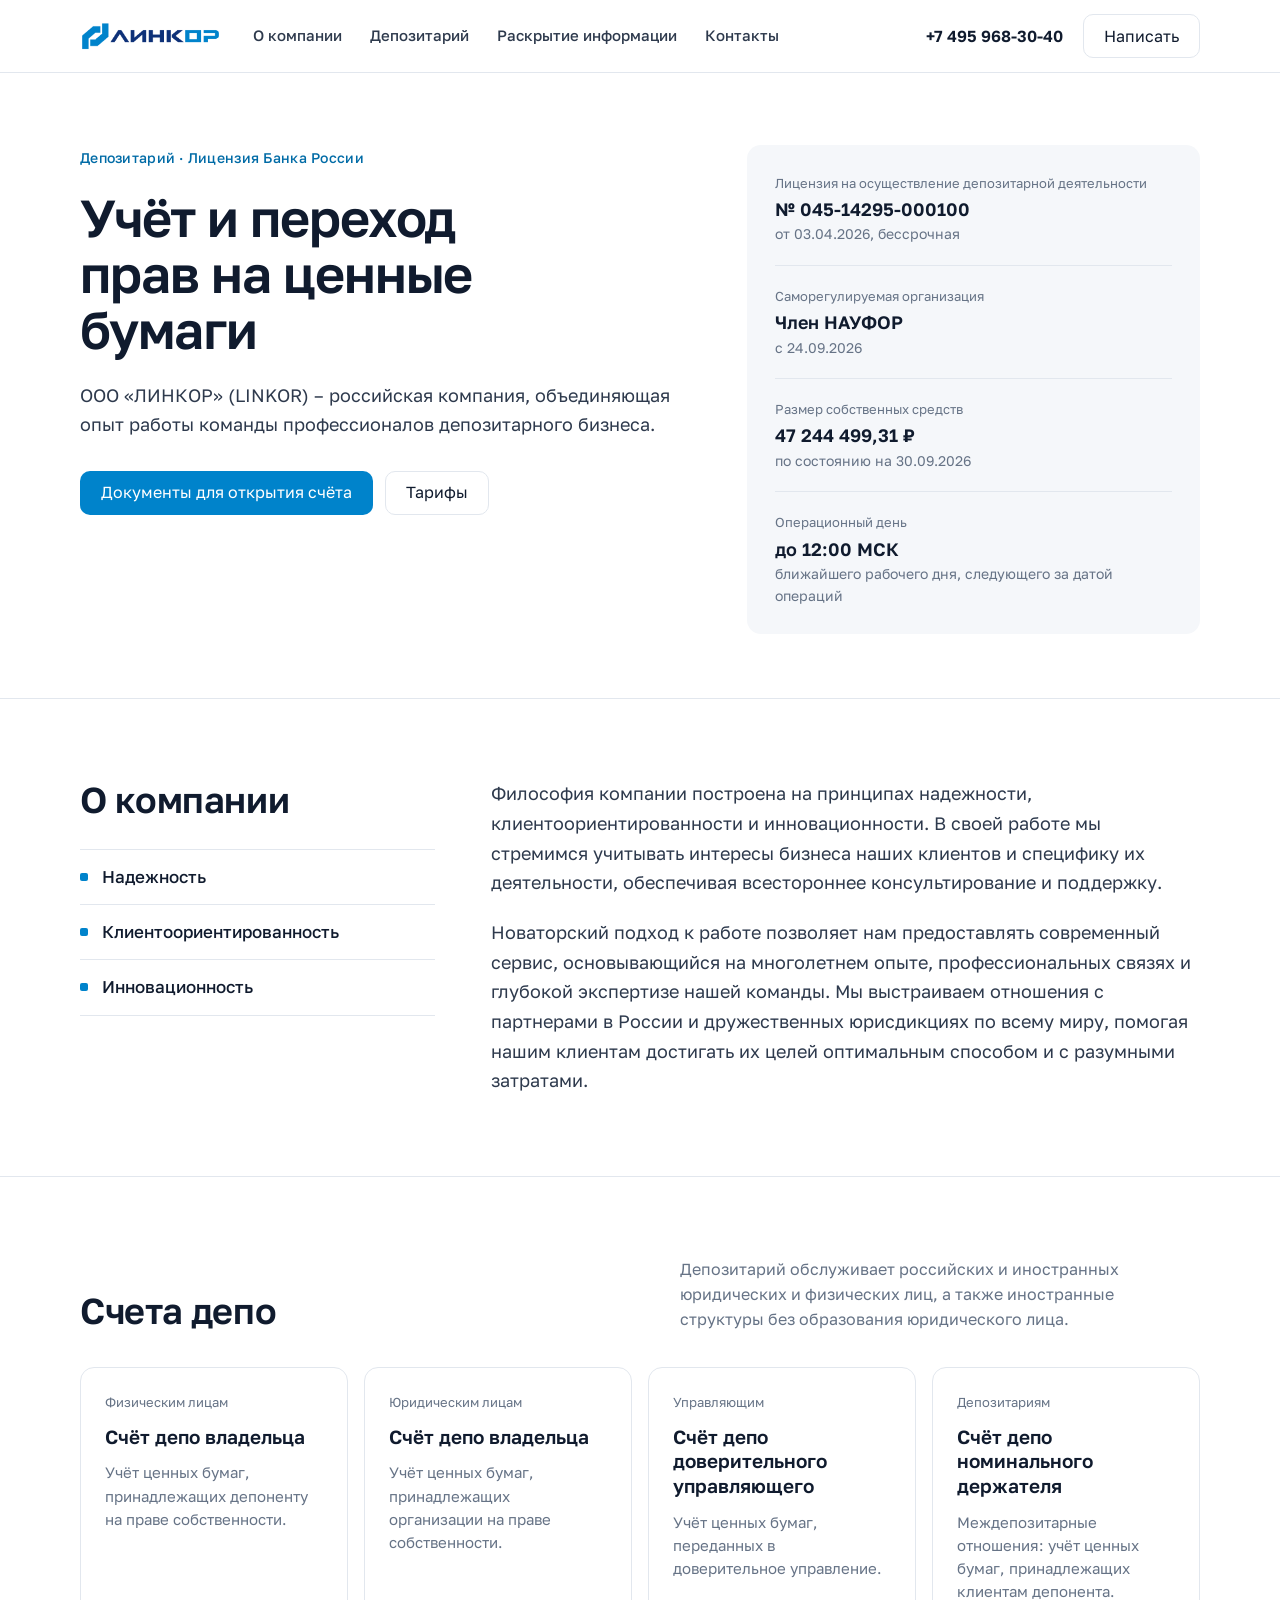
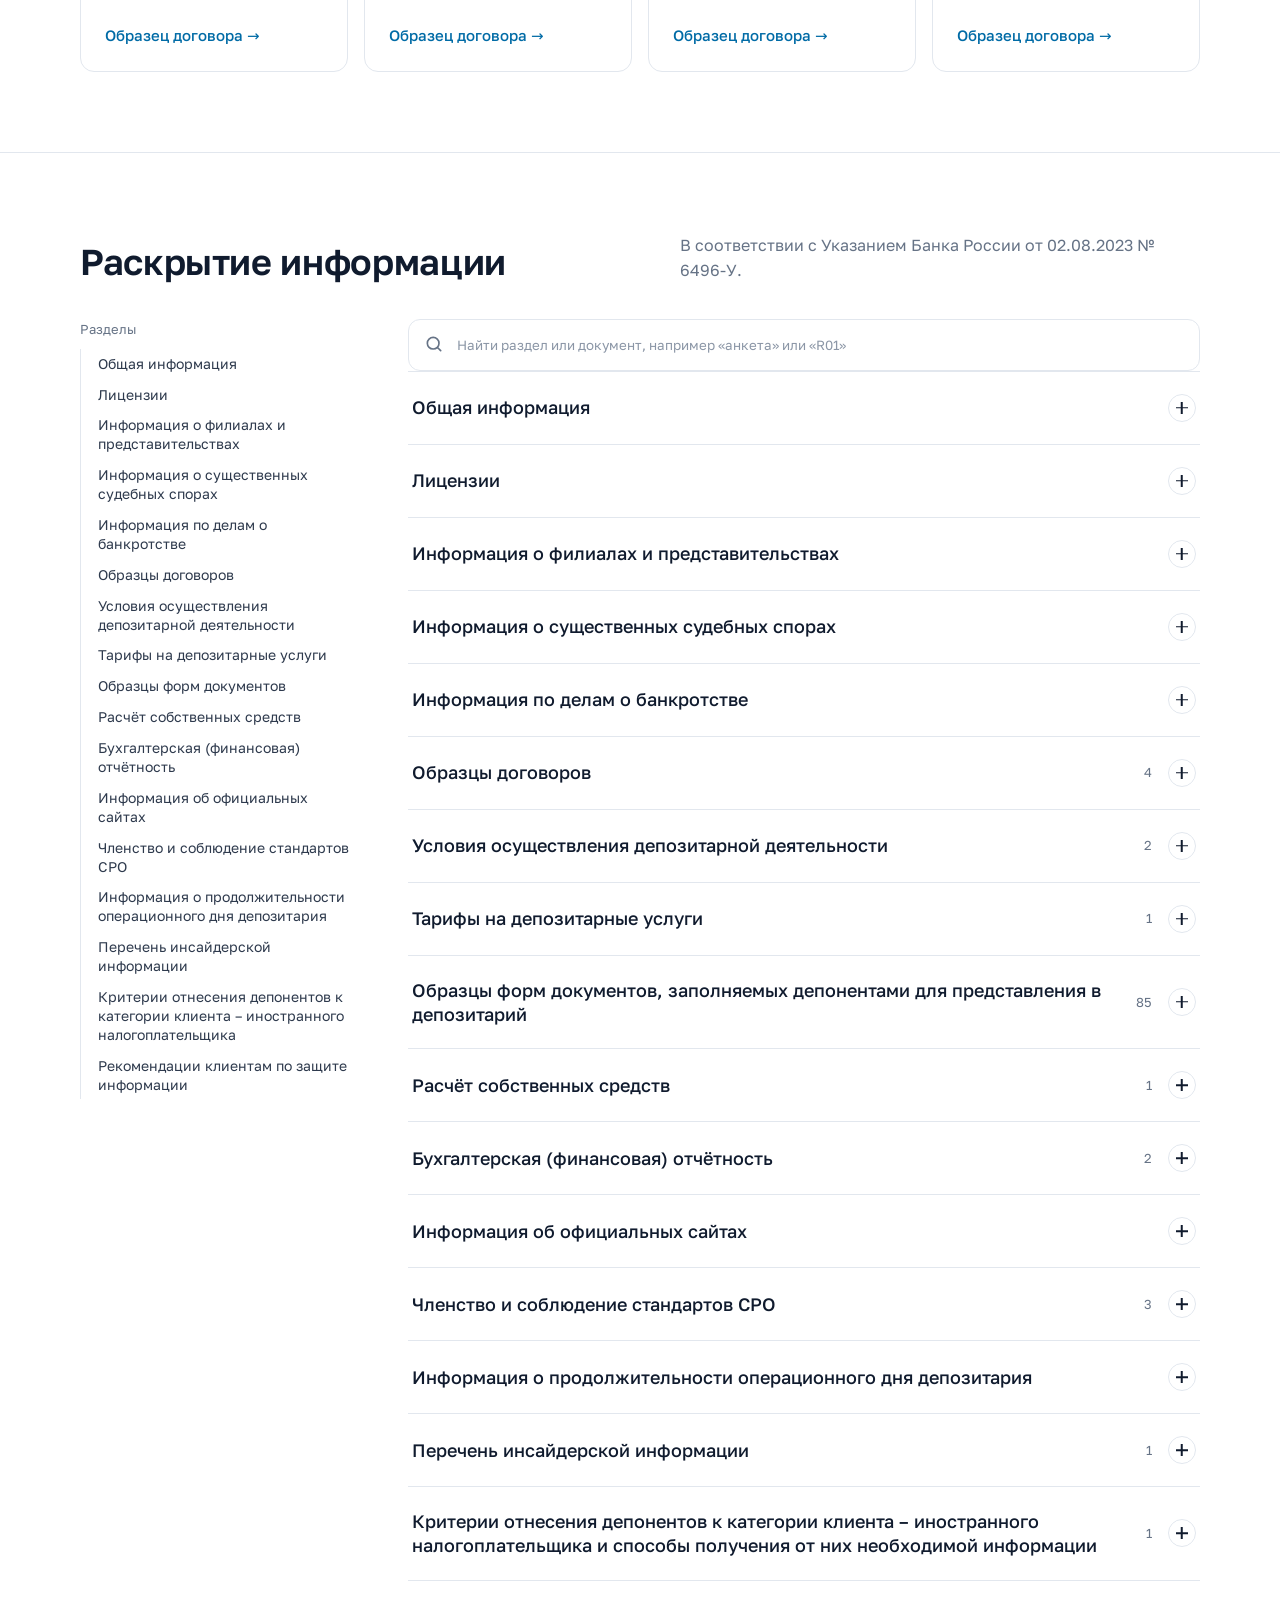
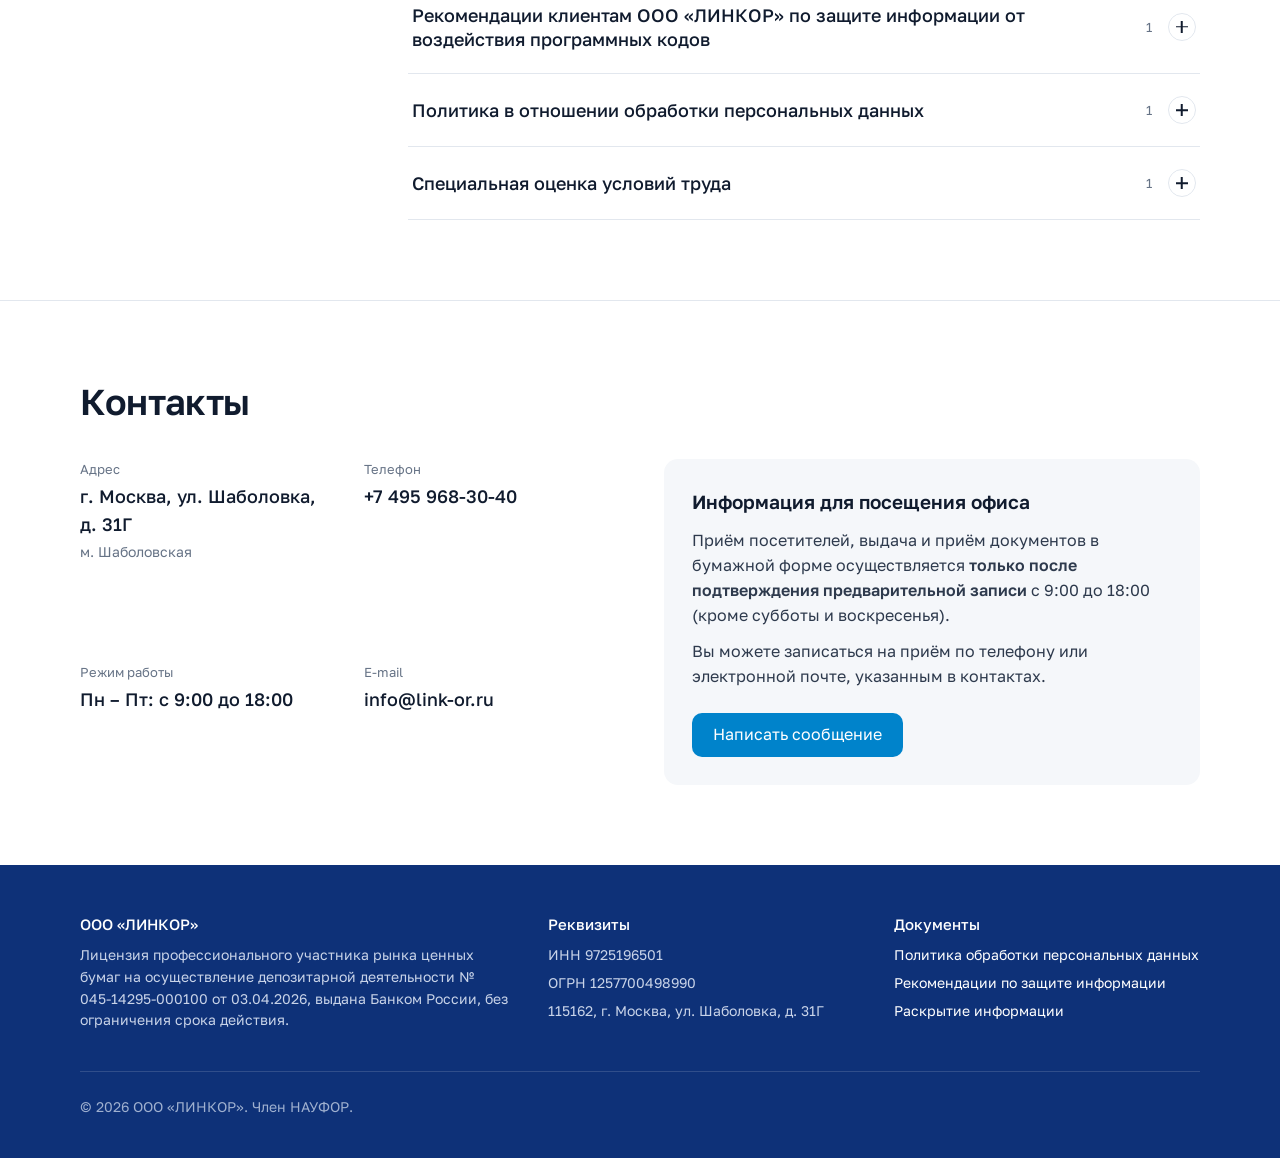
<file: index.html>
<!doctype html>
<html lang="ru">
<head>
<meta name="robots" content="noindex, nofollow">
<meta charset="utf-8">
<meta name="viewport" content="width=device-width, initial-scale=1">
<title>ЛИНКОР — депозитарий</title>
<meta name="description" content="ООО «ЛИНКОР» — депозитарий, профессиональный участник рынка ценных бумаг. Лицензия Банка России № 045-14295-000100.">
<link rel="canonical" href="https://link-or.ru/">
<meta property="og:type" content="website">
<meta property="og:title" content="ЛИНКОР — депозитарий">
<meta property="og:url" content="https://link-or.ru/">
<meta property="og:image" content="https://link-or.ru/assets/logo.png">
<link rel="icon" type="image/png" href="assets/favicon.png">
<link rel="stylesheet" href="assets/fonts.css">
<style>
:root{
  --navy:#0E3178;
  --blue:#0083CB;
  --blue-ink:#006BA6;
  --blue-soft:#EAF4FB;
  --ink:#101B2E;
  --text:#2E3A4D;
  --muted:#667386;
  --line:#E2E7EE;
  --soft:#F5F7FA;
  --bg:#FFFFFF;
  --ok:#2F7D4F;
  --warn:#9A6200;
  --warn-soft:#FFF4DE;
  --radius:14px;
  --wrap:1200px;
  --gutter:clamp(16px,4vw,40px);
}
*{box-sizing:border-box}
html{scroll-behavior:auto;scroll-padding-top:88px;-webkit-text-size-adjust:100%}
body{margin:0;background:var(--bg);color:var(--text);font:400 16px/1.55 "Golos Text",system-ui,-apple-system,"Segoe UI",Roboto,Arial,sans-serif}
a{color:var(--blue-ink);text-decoration:none}
a:hover{color:var(--navy);text-decoration:underline;text-underline-offset:3px}
h1,h2,h3{color:var(--ink);font-weight:600;margin:0}
p{margin:0}
.wrap{max-width:var(--wrap);margin:0 auto;padding:0 var(--gutter)}
.visually-hidden{position:absolute;width:1px;height:1px;overflow:hidden;clip:rect(0 0 0 0);white-space:nowrap}
:focus-visible{outline:2px solid var(--blue);outline-offset:2px;border-radius:6px}

/* Header */
.header{position:sticky;top:0;z-index:10;background:var(--bg);border-bottom:1px solid var(--line)}
.header .wrap{display:flex;align-items:center;gap:32px;height:72px}
.logo{display:block;flex:none}
.logo img{display:block;height:28px;width:auto}
.nav{display:flex;gap:28px;margin-right:auto}
.nav a{color:var(--text);font-weight:500;font-size:15px;white-space:nowrap}
.nav a:hover{color:var(--blue-ink);text-decoration:none}
.header-contact{display:flex;align-items:center;gap:20px}
.header-phone{color:var(--ink);font-weight:600;white-space:nowrap}
.btn{display:inline-flex;align-items:center;justify-content:center;gap:8px;height:44px;padding:0 20px;border-radius:10px;font:500 15px/1 inherit;font-family:inherit;border:1px solid transparent;cursor:pointer;white-space:nowrap}
.btn:hover{text-decoration:none}
.btn-primary{background:var(--blue);color:#fff}
.btn-primary:hover{background:var(--blue-ink);color:#fff}
.btn-ghost{background:var(--bg);color:var(--ink);border-color:var(--line)}
.btn-ghost:hover{border-color:var(--blue);color:var(--blue-ink)}
.menu{display:none}

/* Hero */
.hero{padding:72px 0 64px;border-bottom:1px solid var(--line)}
.hero .wrap{display:grid;grid-template-columns:minmax(0,1.35fr) minmax(0,1fr);gap:56px;align-items:start}
.eyebrow{display:inline-block;color:var(--blue-ink);font-weight:500;font-size:14px;letter-spacing:.02em;margin-bottom:20px}
.hero h1{font-size:clamp(32px,4.4vw,52px);line-height:1.08;letter-spacing:-.02em;max-width:14ch}
.lead{margin-top:24px;font-size:18px;line-height:1.6;color:var(--text);max-width:58ch}
.hero-actions{display:flex;flex-wrap:wrap;gap:12px;margin-top:32px}
.facts{background:var(--soft);border-radius:var(--radius);padding:8px 28px}
.fact{padding:20px 0;border-bottom:1px solid var(--line)}
.fact:last-child{border-bottom:0}
.fact-label{font-size:13px;color:var(--muted)}
.fact-value{margin-top:4px;color:var(--ink);font-weight:600;font-size:18px;line-height:1.35}
.fact-note{margin-top:2px;font-size:14px;color:var(--muted)}

/* Sections */
.section{padding:80px 0}
.section + .section{border-top:1px solid var(--line)}
.section-head{display:flex;align-items:end;justify-content:space-between;gap:24px;margin-bottom:36px}
.section-head h2{font-size:clamp(26px,3vw,36px);line-height:1.15;letter-spacing:-.01em}
.section-head p{color:var(--muted);max-width:52ch}

/* About */
.about{display:grid;grid-template-columns:minmax(0,1fr) minmax(0,2fr);gap:56px}
.about h2{font-size:clamp(26px,3vw,36px);line-height:1.15;letter-spacing:-.01em}
.principles{list-style:none;margin:28px 0 0;padding:0;border-top:1px solid var(--line)}
.principles li{padding:14px 0;border-bottom:1px solid var(--line);color:var(--ink);font-weight:500;font-size:17px}
.principles li::before{content:"";display:inline-block;width:8px;height:8px;border-radius:2px;background:var(--blue);margin-right:14px;vertical-align:2px}
.about-text{font-size:18px;line-height:1.65;max-width:68ch}
.about-text p + p{margin-top:20px}

/* Accounts */
.cards{display:grid;grid-template-columns:repeat(4,minmax(0,1fr));gap:16px}
.card{display:flex;flex-direction:column;gap:12px;padding:24px;border:1px solid var(--line);border-radius:var(--radius);background:var(--bg)}
.card-kicker{font-size:13px;color:var(--muted)}
.card h3{font-size:19px;line-height:1.3}
.card p{font-size:15px;color:var(--muted)}
.card .more{margin-top:auto;padding-top:8px;font-weight:500;font-size:15px}

.quick{display:grid;grid-template-columns:repeat(3,minmax(0,1fr));gap:12px}
.quick .doc{padding:18px;border:1px solid var(--line);border-radius:12px}
.quick .doc:hover{border-color:var(--blue);background:var(--bg)}

/* Docs */
.doc{display:flex;align-items:flex-start;gap:14px;padding:14px 16px;border-radius:10px;color:var(--text)}
.doc:hover{background:var(--soft);text-decoration:none;color:var(--text)}
.doc:hover .doc-title{color:var(--blue-ink)}
.ext{flex:none;width:44px;padding:4px 0;border-radius:6px;background:var(--blue-soft);color:var(--blue-ink);font:600 11px/1.2 inherit;font-family:inherit;text-align:center;letter-spacing:.04em;margin-top:2px}
.ext.pdf{background:#FDECEC;color:#B4342D}
.ext.url{background:var(--soft);color:var(--muted)}
.doc-body{display:flex;flex-direction:column;gap:2px;min-width:0;flex:1}
.doc-title{color:var(--ink);font-weight:500;line-height:1.4}
.doc-meta{font-size:14px;color:var(--muted)}
.tag{flex:none;align-self:center;font-size:12px;font-weight:500;padding:4px 10px;border-radius:999px;background:var(--soft);color:var(--muted);white-space:nowrap}
.tag.warn{background:var(--warn-soft);color:var(--warn)}
.tag.ok{background:#E8F5EE;color:var(--ok)}

/* Disclosure */
.disclosure{display:grid;grid-template-columns:280px minmax(0,1fr);gap:48px;align-items:start}
.toc{position:sticky;top:96px;max-height:calc(100vh - 120px);overflow:auto;padding-right:8px}
.toc-title{font-size:13px;color:var(--muted);margin-bottom:10px}
.toc ol{list-style:none;margin:0;padding:0;border-left:1px solid var(--line)}
.toc a{display:block;padding:6px 0 6px 16px;margin-left:-1px;border-left:2px solid transparent;font-size:14px;line-height:1.35;color:var(--text)}
.toc a:hover{color:var(--blue-ink);text-decoration:none;border-left-color:var(--blue)}
.toc a.is-current{color:var(--blue-ink);border-left-color:var(--blue);font-weight:500}

.search{position:relative;margin-bottom:20px}
.search input{width:100%;height:52px;padding:0 16px 0 48px;border:1px solid var(--line);border-radius:12px;background:var(--bg);font:400 16px/1 inherit;font-family:inherit;color:var(--ink)}
.search input::placeholder{color:#8B96A6}
.search input:focus{outline:none;border-color:var(--blue);box-shadow:0 0 0 3px var(--blue-soft)}
.search svg{position:absolute;left:16px;top:50%;transform:translateY(-50%);color:var(--muted)}
.search-empty{display:none;padding:24px 0;color:var(--muted)}

.acc{border-bottom:1px solid var(--line)}
.acc:first-of-type{border-top:1px solid var(--line)}
.acc > summary{display:flex;align-items:center;gap:16px;padding:22px 4px;cursor:pointer;list-style:none}
.acc > summary::-webkit-details-marker{display:none}
.acc > summary h3{flex:1;font-size:18px;line-height:1.35;font-weight:500}
.acc > summary:hover h3{color:var(--blue-ink)}
.count{flex:none;font-size:13px;color:var(--muted);min-width:24px;text-align:right}
.plus{flex:none;position:relative;width:28px;height:28px;border-radius:50%;border:1px solid var(--line)}
.plus::before,.plus::after{content:"";position:absolute;left:50%;top:50%;width:12px;height:1.5px;background:var(--ink);transform:translate(-50%,-50%)}
.plus::after{transform:translate(-50%,-50%) rotate(90deg)}
.acc[open] > summary .plus{background:var(--ink);border-color:var(--ink)}
.acc[open] > summary .plus::before{background:#fff}
.acc[open] > summary .plus::after{display:none}
.acc-body{padding:0 4px 28px}
.acc-body > p,.acc-body > .note{max-width:72ch}
.acc-body > * + *{margin-top:12px}
.note{color:var(--muted);font-size:15px}

.sub{border:1px solid var(--line);border-radius:12px;margin-top:10px}
.sub > summary{display:flex;align-items:center;gap:12px;padding:16px 18px;cursor:pointer;list-style:none;font-weight:500;color:var(--ink)}
.sub > summary::-webkit-details-marker{display:none}
.sub > summary::after{content:"";flex:none;margin:0 4px 0 8px;width:8px;height:8px;border-right:1.5px solid var(--muted);border-bottom:1.5px solid var(--muted);transform:rotate(45deg) translateY(-3px)}
.sub[open] > summary::after{transform:rotate(-135deg) translateX(-3px)}
.sub > summary .count{margin-left:auto}
.sub-body{padding:0 6px 8px}
.sub-body .doc{padding:9px 12px}
.sub-note{padding:4px 12px 8px}
.docs > .doc + .sub,.docs > .sub:first-child{margin-top:0}
.acc-body p + p{margin-top:12px}
.visit p + p{margin-top:12px}

.kv{display:grid;grid-template-columns:minmax(180px,280px) minmax(0,1fr);border-top:1px solid var(--line);margin:0}
.kv dt,.kv dd{margin:0;padding:12px 0;border-bottom:1px solid var(--line)}
.kv dt{color:var(--muted);font-size:15px;padding-right:24px}
.kv dd{color:var(--ink)}

.status{display:grid;gap:0;border-top:1px solid var(--line)}
.status > div{display:flex;justify-content:space-between;gap:24px;padding:12px 0;border-bottom:1px solid var(--line)}
.status span:first-child{color:var(--text)}
.status span:last-child{color:var(--muted);white-space:nowrap}

.table-wrap{overflow-x:auto;border:1px solid var(--line);border-radius:12px}
table{width:100%;border-collapse:collapse;font-size:15px}
th,td{padding:12px 16px;text-align:left;border-bottom:1px solid var(--line);white-space:nowrap}
th{font-weight:500;color:var(--muted);font-size:13px;background:var(--soft)}
tr:last-child td{border-bottom:0}
td.num,th.num{text-align:right;font-variant-numeric:tabular-nums}

.callout{padding:18px 20px;border-radius:12px;background:var(--blue-soft);color:var(--ink)}

/* Contacts */
.contacts{display:grid;grid-template-columns:minmax(0,1fr) minmax(0,1fr);gap:48px}
.contact-grid{display:grid;grid-template-columns:repeat(2,minmax(0,1fr));gap:28px 32px}
.contact-label{font-size:13px;color:var(--muted)}
.contact-value{margin-top:4px;font-size:18px;color:var(--ink);font-weight:500}
.contact-value a{color:var(--ink)}
.contact-value a:hover{color:var(--blue-ink)}
.contact-sub{font-size:14px;color:var(--muted);margin-top:2px}
.visit{background:var(--soft);border-radius:var(--radius);padding:28px}
.visit h3{font-size:19px;margin-bottom:12px}
.visit p + p{margin-top:12px}
.visit .btn{margin-top:24px}

/* Footer */
.footer{background:var(--navy);color:#C8D3E8;padding:48px 0 40px;font-size:14px}
.footer .wrap{display:grid;grid-template-columns:minmax(0,1.4fr) minmax(0,1fr) minmax(0,1fr);gap:40px}
.footer strong{display:block;color:#fff;font-weight:500;margin-bottom:8px;font-size:15px}
.footer a{color:#fff}
.footer p + p{margin-top:6px}
.footer-bottom{grid-column:1/-1;padding-top:24px;border-top:1px solid rgba(255,255,255,.14);color:#9FB0CF}

/* Responsive */
@media (max-width:1240px){
  .nav{gap:20px}
  .header-phone{display:none}
}
@media (max-width:1080px){
  .cards{grid-template-columns:repeat(2,minmax(0,1fr))}
}
@media (max-width:900px){
  .hero{padding:48px 0}
  .hero .wrap{grid-template-columns:1fr;gap:36px}
  .disclosure{grid-template-columns:minmax(0,1fr);gap:24px}
  .toc{position:static;max-height:none;padding:0}
  .toc ol{display:flex;gap:8px;overflow-x:auto;border:0;padding-bottom:6px}
  .toc li{flex:none}
  .toc a{border:1px solid var(--line);border-radius:999px;padding:7px 14px;margin:0;white-space:nowrap}
  .toc a:hover,.toc a.is-current{border-color:var(--blue)}
  .contacts{grid-template-columns:1fr;gap:32px}
  .about{grid-template-columns:1fr;gap:24px}
  .principles{margin-top:20px}
  .quick{grid-template-columns:1fr 1fr}
  .footer .wrap{grid-template-columns:1fr 1fr}
}
@media (max-width:760px){
  .nav,.header-contact .btn{display:none}
  .header .wrap{height:64px;justify-content:space-between}
  html{scroll-padding-top:76px}
  .menu{display:block;position:relative}
  .menu > summary{list-style:none;cursor:pointer;display:flex;align-items:center;gap:8px;height:40px;padding:0 14px;border:1px solid var(--line);border-radius:10px;font-weight:500;color:var(--ink)}
  .menu > summary::-webkit-details-marker{display:none}
  .menu-panel{position:absolute;right:0;top:48px;width:min(280px,calc(100vw - 32px));background:var(--bg);border:1px solid var(--line);border-radius:12px;padding:8px;box-shadow:0 12px 32px rgba(16,27,46,.08)}
  .menu-panel a{display:block;padding:12px;color:var(--ink);font-weight:500;border-radius:8px}
  .menu-panel a:hover{background:var(--soft);text-decoration:none}
  .menu-panel .menu-phone{border-top:1px solid var(--line);margin-top:4px;border-radius:0;padding-top:16px}
  .section{padding:56px 0}
  .section-head{display:block;margin-bottom:28px}
  .section-head p{margin-top:10px}
  .cards,.quick{grid-template-columns:1fr}
  .card{padding:20px}
  .facts{padding:4px 20px}
  .lead{font-size:17px}
  .about-text{font-size:17px}
  .kv{grid-template-columns:1fr}
  .kv dt{padding-bottom:0;border-bottom:0;font-size:14px}
  .kv dd{padding-top:4px}
  .acc > summary{padding:18px 0;gap:12px}
  .acc > summary h3{font-size:16px}
  .acc-body{padding:0 0 24px}
  .doc{padding:12px 8px;gap:12px}
  .doc .tag{display:none}
  .doc .tag.warn{display:inline-block;align-self:flex-start}
  .contact-grid{grid-template-columns:1fr;gap:20px}
  .visit{padding:22px}
  .footer .wrap{grid-template-columns:1fr;gap:28px}
  .status > div{flex-direction:column;gap:2px}
  th,td{padding:12px 10px}
}
</style>
</head>
<body>

<header class="header">
  <div class="wrap">
    <a class="logo" href="#top" aria-label="ЛИНКОР — на главную"><img src="assets/logo.png" alt="ЛИНКОР" width="141" height="28"></a>
    <nav class="nav" id="nav" aria-label="Основное меню"></nav>
    <div class="header-contact">
      <a class="header-phone" id="hdrPhone"></a>
      <a class="btn btn-ghost" id="hdrMail">Написать</a>
    </div>
    <details class="menu">
      <summary>Меню</summary>
      <div class="menu-panel" id="menuPanel"></div>
    </details>
  </div>
</header>

<main id="top">

<section class="hero">
  <div class="wrap">
    <div>
      <span class="eyebrow" id="heroEyebrow"></span>
      <h1 id="heroTitle"></h1>
      <div id="heroLead"></div>
      <div class="hero-actions" id="heroButtons"></div>
    </div>
    <aside class="facts" id="heroFacts" aria-label="Ключевые сведения"></aside>
  </div>
</section>

<section class="section" id="about">
  <div class="wrap about">
    <div>
      <h2 id="aboutTitle"></h2>
      <ul class="principles" id="aboutPrinciples" aria-label="Принципы компании"></ul>
    </div>
    <div class="about-text" id="aboutText"></div>
  </div>
</section>

<section class="section" id="accounts">
  <div class="wrap">
    <div class="section-head"><h2 id="accountsTitle"></h2><p id="accountsIntro"></p></div>
    <div class="cards" id="accountsCards"></div>
  </div>
</section>

<section class="section" id="disclosure">
  <div class="wrap">
    <div class="section-head"><h2 id="disclosureTitle"></h2><p id="disclosureIntro"></p></div>

    <div class="disclosure">
      <nav class="toc" aria-label="Разделы раскрытия">
        <div class="toc-title">Разделы</div>
        <ol id="toc"></ol>
      </nav>

      <div>
        <label class="search">
          <span class="visually-hidden">Поиск по разделам и документам</span>
          <svg width="20" height="20" viewBox="0 0 24 24" fill="none" stroke="currentColor" stroke-width="2" stroke-linecap="round" aria-hidden="true"><circle cx="11" cy="11" r="7"/><path d="m20 20-3.5-3.5"/></svg>
          <input id="q" type="search" placeholder="Найти раздел или документ, например «анкета» или «R01»" autocomplete="off">
        </label>
        <p class="search-empty" id="empty">Ничего не найдено. Попробуйте другое слово или код формы.</p>
        <div id="sections"></div>
      </div>
    </div>
  </div>
</section>

<section class="section" id="contacts">
  <div class="wrap">
    <div class="section-head"><h2 id="contactsTitle"></h2></div>
    <div class="contacts">
      <div class="contact-grid" id="contactGrid"></div>
      <div class="visit" id="visit"></div>
    </div>
  </div>
</section>

</main>

<footer class="footer">
  <div class="wrap" id="footer"></div>
</footer>

<noscript><p style="padding:24px;text-align:center">Для просмотра документов включите JavaScript в браузере.</p></noscript>

<script type="application/json" id="content-default">{"version":3,"site":{"nav":[{"text":"О компании","href":"#about"},{"text":"Депозитарий","href":"#accounts"},{"text":"Раскрытие информации","href":"#disclosure"},{"text":"Контакты","href":"#contacts"}],"hero":{"eyebrow":"Депозитарий · Лицензия Банка России","title":"Учёт и переход прав на ценные бумаги","lead":"ООО «ЛИНКОР» (LINKOR) – российская компания, объединяющая опыт работы команды профессионалов депозитарного бизнеса.","buttons":[{"text":"Документы для открытия счёта","href":"#accordion398","primary":true},{"text":"Тарифы","href":"#tariffs","primary":false}],"facts":[{"key":"","label":"Лицензия на осуществление депозитарной деятельности","value":"№ 045-14295-000100","note":"от 03.04.2026, бессрочная"},{"key":"","label":"Саморегулируемая организация","value":"Член НАУФОР","note":"с 24.09.2026"},{"key":"ownFunds","label":"Размер собственных средств","value":"47 244 499,31 ₽","note":"по состоянию на 30.09.2026"},{"key":"","label":"Операционный день","value":"до 12:00 МСК","note":"ближайшего рабочего дня, следующего за датой операций"}]},"about":{"show":true,"title":"О компании","principles":["Надежность","Клиентоориентированность","Инновационность"],"text":"Философия компании построена на принципах надежности, клиентоориентированности и инновационности. В своей работе мы стремимся учитывать интересы бизнеса наших клиентов и специфику их деятельности, обеспечивая всестороннее консультирование и поддержку.\n\nНоваторский подход к работе позволяет нам предоставлять современный сервис, основывающийся на многолетнем опыте, профессиональных связях и глубокой экспертизе нашей команды. Мы выстраиваем отношения с партнерами в России и дружественных юрисдикциях по всему миру, помогая нашим клиентам достигать их целей оптимальным способом и с разумными затратами."},"accounts":{"show":true,"title":"Счета депо","intro":"Депозитарий обслуживает российских и иностранных юридических и физических лиц, а также иностранные структуры без образования юридического лица.","cards":[{"kicker":"Физическим лицам","title":"Счёт депо владельца","text":"Учёт ценных бумаг, принадлежащих депоненту на праве собственности.","linkText":"Образец договора →","href":"#contracts"},{"kicker":"Юридическим лицам","title":"Счёт депо владельца","text":"Учёт ценных бумаг, принадлежащих организации на праве собственности.","linkText":"Образец договора →","href":"#contracts"},{"kicker":"Управляющим","title":"Счёт депо доверительного управляющего","text":"Учёт ценных бумаг, переданных в доверительное управление.","linkText":"Образец договора →","href":"#contracts"},{"kicker":"Депозитариям","title":"Счёт депо номинального держателя","text":"Междепозитарные отношения: учёт ценных бумаг, принадлежащих клиентам депонента.","linkText":"Образец договора →","href":"#contracts"}]},"disclosure":{"title":"Раскрытие информации","intro":"В соответствии с Указанием Банка России от 02.08.2023 № 6496-У."},"contacts":{"title":"Контакты","address":"г. Москва, ул. Шаболовка, д. 31Г","metro":"м. Шаболовская","phone":"+7 495 968-30-40","hours":"Пн – Пт: с 9:00 до 18:00","email":"info@link-or.ru","visitTitle":"Информация для посещения офиса","visitText":"Приём посетителей, выдача и приём документов в бумажной форме осуществляется **только после подтверждения предварительной записи** с 9:00 до 18:00 (кроме субботы и воскресенья).\n\nВы можете записаться на приём по телефону или электронной почте, указанным в контактах.","visitButton":"Написать сообщение"},"footer":{"title":"ООО «ЛИНКОР»","text":"Лицензия профессионального участника рынка ценных бумаг на осуществление депозитарной деятельности № 045-14295-000100 от 03.04.2026, выдана Банком России, без ограничения срока действия.","requisitesTitle":"Реквизиты","requisites":["ИНН 9725196501","ОГРН 1257700498990","115162, г. Москва, ул. Шаболовка, д. 31Г"],"linksTitle":"Документы","links":[{"text":"Политика обработки персональных данных","href":"#pdn"},{"text":"Рекомендации по защите информации","href":"#infosec"},{"text":"Раскрытие информации","href":"#disclosure"}],"bottom":"© 2026 ООО «ЛИНКОР». Член НАУФОР."}},"sections":[{"id":"general","title":"Общая информация","toc":"","blocks":[{"type":"fields","rows":[{"label":"Полное фирменное наименование на русском языке","value":"Общество с ограниченной ответственностью «ЛИНКОР»"},{"label":"Сокращённое фирменное наименование на русском языке","value":"ООО «ЛИНКОР»"},{"label":"Полное фирменное наименование на английском языке","value":"LINKOR Limited Liability Company"},{"label":"Сокращённое фирменное наименование на английском языке","value":"LINKOR LLC"},{"label":"ИНН","value":"9725196501"},{"label":"ОГРН","value":"1257700498990"},{"label":"Адрес, указанный в ЕГРЮЛ","value":"115162, г. Москва, вн.тер.г. муниципальный округ Донской, ул. Шаболовка, д. 31Г"}]}],"groups":[],"docs":[]},{"id":"licenses","title":"Лицензии","toc":"","blocks":[{"type":"fields","rows":[{"label":"Вид деятельности","value":"Лицензия профессионального участника рынка ценных бумаг на осуществление депозитарной деятельности"},{"label":"Номер и дата","value":"№ 045-14295-000100 от 03.04.2026"},{"label":"Срок действия","value":"Бессрочная"},{"label":"Лицензирующий орган","value":"Центральный банк Российской Федерации"}]},{"type":"statuses","rows":[{"label":"Информация о приостановлении действия лицензий","value":"Указанные факты отсутствуют"},{"label":"Информация о возобновлении действия лицензий","value":"Указанные факты отсутствуют"},{"label":"Решение о направлении в Банк России заявления об аннулировании лицензии","value":"Указанные факты отсутствуют"},{"label":"Информация об аннулировании лицензии","value":"Указанные факты отсутствуют"}]}],"groups":[],"docs":[]},{"id":"branches","title":"Информация о филиалах и представительствах","toc":"","blocks":[{"type":"text","text":"ООО «ЛИНКОР» не имеет филиалов и представительств."}],"groups":[],"docs":[]},{"id":"lawsuits","title":"Информация о существенных судебных спорах","toc":"","blocks":[{"type":"text","text":"Указанные факты отсутствуют."}],"groups":[],"docs":[]},{"id":"bankruptcy","title":"Информация по делам о банкротстве","toc":"","blocks":[{"type":"text","text":"Указанные факты отсутствуют."}],"groups":[],"docs":[]},{"id":"contracts","title":"Образцы договоров","docs":[{"id":"d7","title":"Депозитарный договор (счёт депо владельца) для физических лиц","file":"docs/contracts/depozitarnyy-dogovor-schet-depo-vladeltsa-dlya-fizicheskih-lits.doc","name":"Депозитарный договор (счет депо владельца) для физических лиц.doc","group":"","disclosed":"2026-04-08T12:00","from":"","to":"","status":"active","note":""},{"id":"d8","title":"Депозитарный договор (счёт депо владельца) для юридических лиц","file":"docs/contracts/depozitarnyy-dogovor-schet-depo-vladeltsa-dlya-yuridicheskih-lits.docx","name":"Депозитарный договор (счет депо владельца) для юридических лиц.docx","group":"","disclosed":"2026-04-08T12:00","from":"","to":"","status":"active","note":""},{"id":"d9","title":"Депозитарный договор (счёт депо доверительного управляющего)","file":"docs/contracts/depozitarnyy-dogovor-schet-depo-doveritelnogo-upravlyayuschego.doc","name":"Депозитарный договор (счет депо доверительного управляющего).doc","group":"","disclosed":"2026-04-08T12:00","from":"","to":"","status":"active","note":""},{"id":"d10","title":"Договор о междепозитарных отношениях (счёт депо номинального держателя)","file":"docs/contracts/dogovor-o-mezhdepozitarnyh-otnosheniyah-schet-depo-nominalnogo-derzhatelya.doc","name":"Договор о междепозитарных отношениях (счет депо номинального держателя).doc","group":"","disclosed":"2026-04-08T12:00","from":"","to":"","status":"active","note":""}],"toc":"","blocks":[],"groups":[]},{"id":"conditions","title":"Условия осуществления депозитарной деятельности","docs":[{"id":"d11","title":"Условия осуществления депозитарной деятельности ООО «ЛИНКОР». Редакция № 4","file":"docs/uodd/26-26-li-usloviya-osuschestvleniya-depozitarnoy-deyatelnosti-ooo-linkor-redaktsiya-4.docx","name":"26-26-ЛИ Условия осуществления депозитарной деятельности ООО ЛИНКОР. Редакция № 4.docx","group":"","disclosed":"","from":"2026-09-01","to":"","status":"active","note":"приказ № 26/26-ЛИ"},{"id":"d12","title":"Сводная таблица изменений к редакции № 4","file":"docs/uodd/tablitsa-izmeneniy-26-26-li-usloviya-osuschestvleniya-depozitarnoy-deyatelnosti-red-4.docx","name":"Таблица изменений_26-26-ЛИ Условия осуществления депозитарной деятельности. Ред № 4.docx","group":"","disclosed":"","from":"2026-09-01","to":"","status":"active","note":""},{"id":"d13","title":"Условия осуществления депозитарной деятельности ООО «ЛИНКОР». Редакция № 3","file":"docs/uodd/4-09-26-li-usloviya-osuschestvleniya-depozitarnoy-deyatelnosti-redaktsiya-3.docx","name":"4. 09-26-ЛИ Условия осуществления депозитарной деятельности. Редакция № 3.docx","group":"","disclosed":"","from":"2026-03-03","to":"2026-08-31","status":"archive","note":"приказ № 09/26-ЛИ"}],"toc":"","blocks":[],"groups":[]},{"id":"tariffs","title":"Тарифы на депозитарные услуги","docs":[{"id":"d14","title":"Тарифы на депозитарные услуги ООО «ЛИНКОР». Редакция № 2","file":"docs/tariffs/22-26-li-tarify-na-depozitarnye-uslugi-ooo-linkor-redaktsiya-2.docx","name":"22-26-ЛИ Тарифы на депозитарные услуги ООО ЛИНКОР. Редакция №2.docx","group":"","disclosed":"","from":"","to":"","status":"active","note":"приказ № 22/26-ЛИ"},{"id":"d15","title":"Тарифы на депозитарные услуги ООО «ЛИНКОР». Редакция № 1","file":"docs/tariffs/1-08-26-li-tarify-na-depozitarnye-uslugi-ooo-linkor.docx","name":"1. 08-26-ЛИ Тарифы на депозитарные услуги ООО ЛИНКОР.docx","group":"","disclosed":"","from":"","to":"","status":"archive","note":"утверждены приказом от 26.02.2026 № 08/26-ЛИ"}],"toc":"","blocks":[],"groups":[]},{"id":"accordion-s143","title":"Образцы форм документов, заполняемых депонентами для представления в депозитарий","groups":[{"id":"accordion398","title":"Открытие и закрытие счёта депо"},{"id":"forms-ops","title":"Депозитарные операции"},{"id":"forms-ca","title":"Корпоративные действия"},{"id":"forms-reports","title":"Отчёты, выписки и уведомления депозитария"},{"id":"forms-z","title":"Заявления и карточки"}],"docs":[{"id":"d16","title":"A01-1 — Анкета Депонента (ЮЛ)","file":"docs/forms/a01-1-anketa-deponenta-yul.docx","name":"A01-1 Анкета Депонента (ЮЛ).docx","group":"accordion398","disclosed":"","from":"2026-09-01","to":"","status":"active","note":""},{"id":"d17","title":"A02 — Анкета Депонента (ФЛ)","file":"docs/forms/a02-anketa-deponenta-fl.docx","name":"A02 Анкета Депонента (ФЛ).docx","group":"accordion398","disclosed":"","from":"2026-09-01","to":"","status":"active","note":""},{"id":"d18","title":"A05 — Анкета представителя (ЮЛ)","file":"docs/forms/a05-anketa-predstavitelya-yul.docx","name":"A05 Анкета представителя (ЮЛ).docx","group":"accordion398","disclosed":"","from":"2026-09-01","to":"","status":"active","note":""},{"id":"d19","title":"A06 — Анкета представителя (ФЛ)","file":"docs/forms/a06-anketa-predstavitelya-fl.docx","name":"A06 Анкета представителя (ФЛ).docx","group":"accordion398","disclosed":"","from":"2026-09-01","to":"","status":"active","note":""},{"id":"d20","title":"A07 — Анкета Выгодоприобретателя (ЮЛ)","file":"docs/forms/a07-anketa-vygodopriobretatelya-yul.docx","name":"A07 Анкета Выгодоприобретателя (ЮЛ).docx","group":"accordion398","disclosed":"","from":"2026-09-01","to":"","status":"active","note":""},{"id":"d21","title":"A08 — Анкета Выгодоприобретателя (ФЛ)","file":"docs/forms/a08-anketa-vygodopriobretatelya-fl.docx","name":"A08 Анкета Выгодоприобретателя (ФЛ).docx","group":"accordion398","disclosed":"","from":"2026-09-01","to":"","status":"active","note":""},{"id":"d22","title":"A10 — Анкета Бенефициарного владельца депонента","file":"docs/forms/a10-anketa-benefitsiarnogo-vladeltsa-deponenta.docx","name":"A10 Анкета Бенефициарного владельца депонента.docx","group":"accordion398","disclosed":"","from":"2026-09-01","to":"","status":"active","note":""},{"id":"d23","title":"A11 — Анкета Оператора / Попечителя счета депо","file":"docs/forms/a11-anketa-operatora-popechitelya-scheta-depo.docx","name":"A11 Анкета Оператора_Попечителя счета депо.docx","group":"accordion398","disclosed":"","from":"2026-09-01","to":"","status":"active","note":""},{"id":"d24","title":"A12 — Анкета Залогодержателя (ЮЛ)","file":"docs/forms/a12-anketa-zalogoderzhatelya-yul.docx","name":"A12 Анкета Залогодержателя (ЮЛ).docx","group":"accordion398","disclosed":"","from":"2026-09-01","to":"","status":"active","note":""},{"id":"d25","title":"A13 — Анкета Залогодержателя (ФЛ)","file":"docs/forms/a13-anketa-zalogoderzhatelya-fl.docx","name":"A13 Анкета Залогодержателя (ФЛ).docx","group":"accordion398","disclosed":"","from":"2026-09-01","to":"","status":"active","note":""},{"id":"d26","title":"CA044 — Инструкция по голосованию для Условий","file":"docs/forms/ca044-instruktsiya-po-golosovaniyu-dlya-usloviy.docx","name":"CA044 Инструкция по голосованию для Условий.docx","group":"forms-ca","disclosed":"","from":"2026-09-01","to":"","status":"active","note":""},{"id":"d27","title":"CA331 — Инструкция на участие в корпоративном действии","file":"docs/forms/ca331-instruktsiya-na-uchastie-v-korporativnom-deystvii.docx","name":"CA331 Инструкция на участие в корпоративном действии.docx","group":"forms-ca","disclosed":"","from":"2026-09-01","to":"","status":"active","note":""},{"id":"d28","title":"CA382 — Инструкция по корпоративному действию","file":"docs/forms/ca382-instruktsiya-po-korporativnomu-deystviyu.docx","name":"CA382 Инструкция по корпоративному действию.docx","group":"forms-ca","disclosed":"","from":"2026-09-01","to":"","status":"active","note":""},{"id":"d29","title":"CA383 — Инструкция по информированию эмитента","file":"docs/forms/ca383-instruktsiya-po-informirovaniyu-emitenta.docx","name":"CA383 Инструкция по информированию эмитента.docx","group":"forms-ca","disclosed":"","from":"2026-09-01","to":"","status":"active","note":""},{"id":"d30","title":"CA401 — Поручение на отмену инструкции на участие в корпоративном действии","file":"docs/forms/ca401-poruchenie-na-otmenu-instruktsii-na-uchastie-v-korporativnom-deystvii.docx","name":"CA401 Поручение на отмену инструкции на участие в корпоративном действии.docx","group":"forms-ca","disclosed":"","from":"2026-09-01","to":"","status":"active","note":""},{"id":"d31","title":"D01 — Доверенность на Оператора / Попечителя (ЮЛ)","file":"docs/forms/d01-doverennost-na-operatora-popechitelya-yul.docx","name":"D01 Доверенность на Оператора_Попечителя (ЮЛ).docx","group":"accordion398","disclosed":"","from":"2026-09-01","to":"","status":"active","note":""},{"id":"d32","title":"D02 — Доверенность на Оператора / Попечителя (ФЛ)","file":"docs/forms/d02-doverennost-na-operatora-popechitelya-fl.docx","name":"D02 Доверенность на Оператора_Попечителя (ФЛ).docx","group":"accordion398","disclosed":"","from":"2026-09-01","to":"","status":"active","note":""},{"id":"d33","title":"R01 — Поручение на открытие счета","file":"docs/forms/r01-poruchenie-na-otkrytie-scheta.docx","name":"R01 Поручение на открытие счета.docx","group":"accordion398","disclosed":"","from":"2026-09-01","to":"","status":"active","note":""},{"id":"d34","title":"R02 — Поручение на закрытие счета","file":"docs/forms/r02-poruchenie-na-zakrytie-scheta.docx","name":"R02 Поручение на закрытие счета.docx","group":"accordion398","disclosed":"","from":"2026-09-01","to":"","status":"active","note":""},{"id":"d35","title":"R03-1 — Поручение на прием ценных бумаг","file":"docs/forms/r03-1-poruchenie-na-priem-tsb.docx","name":"R03-1 Поручение на прием ЦБ.docx","group":"forms-ops","disclosed":"","from":"2026-09-01","to":"","status":"active","note":""},{"id":"d36","title":"R03-2 — Поручение на снятие ценных бумаг с учета и хранения","file":"docs/forms/r03-2-poruchenie-na-snyatie-tsb-s-ucheta-i-hraneniya.docx","name":"R03-2 Поручение на снятие ЦБ с учета и хранения.docx","group":"forms-ops","disclosed":"","from":"2026-09-01","to":"","status":"active","note":""},{"id":"d37","title":"R03-3 — Поручение на перевод ценных бумаг","file":"docs/forms/r03-3-poruchenie-na-perevod-tsb.docx","name":"R03-3 Поручение на перевод ЦБ.docx","group":"forms-ops","disclosed":"","from":"2026-09-01","to":"","status":"active","note":""},{"id":"d38","title":"R03-4 — Поручение на перемещение ценных бумаг","file":"docs/forms/r03-4-poruchenie-na-peremeschenie-tsb.docx","name":"R03-4 Поручение на перемещение ЦБ.docx","group":"forms-ops","disclosed":"","from":"2026-09-01","to":"","status":"active","note":""},{"id":"d39","title":"R03-5 — Поручение на перевод ценных бумаг торговый счёт","file":"docs/forms/r03-5-poruchenie-na-perevod-tsb-torg-schet.docx","name":"R03-5 Поручение на перевод ЦБ торг счет.docx","group":"forms-ops","disclosed":"","from":"2026-09-01","to":"","status":"active","note":""},{"id":"d40","title":"R04-1 — Поручение / Закладные (зх)","file":"docs/forms/r04-1-poruchenie-zakladnye-zh.docx","name":"R04-1 Поручение_Закладные (зх).docx","group":"forms-ops","disclosed":"","from":"2026-09-01","to":"","status":"active","note":""},{"id":"d41","title":"R04-2 — Сводное поручение / Закладные (зх)","file":"docs/forms/r04-2-svodnoe-poruchenie-zakladnye-zh.docx","name":"R04-2 Сводное поручение_Закладные (зх).docx","group":"forms-ops","disclosed":"","from":"2026-09-01","to":"","status":"active","note":""},{"id":"d42","title":"R05 — Поручение на выдачу информации","file":"docs/forms/r05-poruchenie-na-vydachu-informatsii.docx","name":"R05 Поручение на выдачу информации.docx","group":"forms-ops","disclosed":"","from":"2026-09-01","to":"","status":"active","note":""},{"id":"d43","title":"R06-1 — Поручение на открытие / закрытие торгового раздела","file":"docs/forms/r06-1-poruchenie-na-otkrytie-zakrytie-torgovogo-razdela.docx","name":"R06-1 Поручение на открытие_закрытие торгового раздела.docx","group":"forms-ops","disclosed":"","from":"2026-09-01","to":"","status":"active","note":""},{"id":"d44","title":"R06-2 — Поручение на открытие закрытие счета-раздела","file":"docs/forms/r06-2-poruchenie-na-otkrytie-zakrytie-scheta-razdela.docx","name":"R06-2 Поручение на открытие закрытие счета-раздела.docx","group":"forms-ops","disclosed":"","from":"2026-09-01","to":"","status":"active","note":""},{"id":"d45","title":"R06-3 — Поручение на открытие / закрытие торгового раздела в расчетном депозитарии","file":"docs/forms/r06-3-poruchenie-na-otkrytie-zakrytie-torgovogo-razdela-v-raschetnom-depozitarii.docx","name":"R06-3 Поручение на открытие_закрытие торгового раздела в расчетном депозитарии.docx","group":"forms-ops","disclosed":"","from":"2026-09-01","to":"","status":"active","note":""},{"id":"d46","title":"R06-4 — Поручение по торговому счету депо по результатам клиринга","file":"docs/forms/r06-4-poruchenie-po-torgovomu-schetu-depo-po-rezultatam-kliringa.docx","name":"R06-4 Поручение по торговому счету депо по результатам клиринга.docx","group":"forms-ops","disclosed":"","from":"2026-09-01","to":"","status":"active","note":""},{"id":"d47","title":"R06-5 — Поручение на прием ЭЗ при их выдаче","file":"docs/forms/r06-5-poruchenie-na-priem-ez-pri-ih-vydache.docx","name":"R06-5 Поручение на прием ЭЗ при их выдаче.docx","group":"forms-ops","disclosed":"","from":"2026-09-01","to":"","status":"active","note":""},{"id":"d48","title":"R07-1 — Поручение на обременение / прекращение обременения","file":"docs/forms/r07-1-poruchenie-na-obremenenie-prekr-obrem.docx","name":"R07-1 Поручение на обременение_прекр. обрем..docx","group":"forms-ops","disclosed":"","from":"2026-09-01","to":"","status":"active","note":""},{"id":"d49","title":"R07-2 — Поручение на передачу права залога","file":"docs/forms/r07-2-poruchenie-na-peredachu-prava-zaloga.docx","name":"R07-2 Поручение на передачу права залога.docx","group":"forms-ops","disclosed":"","from":"2026-09-01","to":"","status":"active","note":""},{"id":"d50","title":"R07-3 — Поручение на внесение изменений в условия залога ценных бумаг","file":"docs/forms/r07-3-poruchenie-na-vnesenie-izmeneniy-v-usloviya-zaloga-tsb.docx","name":"R07-3 Поручение на внесение изменений в условия залога ЦБ.docx","group":"forms-ops","disclosed":"","from":"2026-09-01","to":"","status":"active","note":""},{"id":"d51","title":"R07-4 — Поручение на ограничение / снятие ограничения распоряжения ценных бумаг","file":"docs/forms/r07-4-poruchenie-na-ogranichenie-snyatie-ogranicheniya-rasporyazheniya-tsb.docx","name":"R07-4 Поручение на ограничение_снятие ограничения распоряжения ЦБ.docx","group":"forms-ops","disclosed":"","from":"2026-09-01","to":"","status":"active","note":""},{"id":"d52","title":"R07-5 — Поручение по договору эскроу","file":"docs/forms/r07-5-poruchenie-po-dogovoru-eskrou.docx","name":"R07-5 Поручение по договору эскроу.docx","group":"forms-ops","disclosed":"","from":"2026-09-01","to":"","status":"active","note":""},{"id":"d53","title":"R07-6 — Поручение на внесение изменений по договору эскроу","file":"docs/forms/r07-6-poruchenie-na-vnesenie-izmeneniy-po-dogovoru-eskrou.docx","name":"R07-6 Поручение на внесение изменений по договору эскроу.docx","group":"forms-ops","disclosed":"","from":"2026-09-01","to":"","status":"active","note":""},{"id":"d54","title":"R09 — Поручение на обмен паев","file":"docs/forms/r09-poruchenie-na-obmen-paev.docx","name":"R09 Поручение на обмен паев.docx","group":"forms-ops","disclosed":"","from":"2026-09-01","to":"","status":"active","note":""},{"id":"d55","title":"R10 — Поручение на погашение паев","file":"docs/forms/r10-poruchenie-na-pogashenie-paev.docx","name":"R10 Поручение на погашение паев.docx","group":"forms-ops","disclosed":"","from":"2026-09-01","to":"","status":"active","note":""},{"id":"d56","title":"R12 — Заявление на открытие счета хранения погашенных ценных бумаг","file":"docs/forms/r12-zayavlenie-na-otkrytie-scheta-hran-pogashennyh-tsb.docx","name":"R12 Заявление на открытие счета хран погашенных цб.docx","group":"forms-ops","disclosed":"","from":"2026-09-01","to":"","status":"active","note":""},{"id":"d57","title":"R13 — Поручение на отмену","file":"docs/forms/r13-poruchenie-na-otmenu.docx","name":"R13 Поручение на отмену.docx","group":"forms-ops","disclosed":"","from":"2026-09-01","to":"","status":"active","note":""},{"id":"d58","title":"R14 — Поручение на подачу заявки","file":"docs/forms/r14-poruchenie-na-podachu-zayavki.docx","name":"R14 Поручение на подачу заявки.docx","group":"forms-ops","disclosed":"","from":"2026-09-01","to":"","status":"active","note":""},{"id":"d59","title":"R15 — Поручение на внесение изменений в Анкету Депонента","file":"docs/forms/r15-poruchenie-na-vnes-izmeneniy-v-anketu-deponenta.docx","name":"R15 Поручение на внес. изменений в Анкету Депонента.docx","group":"accordion398","disclosed":"","from":"2026-09-01","to":"","status":"active","note":""},{"id":"d60","title":"R16 — Поручение на назначение оператора счета депо / отмену полномочий оператора счета депо","file":"docs/forms/r16-poruchenie-na-naznachenie-operatora-scheta-depo-otmenu-polnomochiy-operatora-scheta-depo.docx","name":"R16 Поручение на назначение оператора счета депо_отмену полномочий оператора счета депо.docx","group":"accordion398","disclosed":"","from":"2026-09-01","to":"","status":"active","note":""},{"id":"d61","title":"R17 — Поручение на внесение изменений в Анкету Оператора Попечителя счета депо","file":"docs/forms/r17-poruchenie-na-vnesenie-izmeneniy-v-anketu-operatora-popechitelya-scheta-depo.docx","name":"R17 Поручение на внесение изменений в Анкету Оператора Попечителя счета депо.docx","group":"accordion398","disclosed":"","from":"2026-09-01","to":"","status":"active","note":""},{"id":"d62","title":"R18 — Поручение на перевод ценных бумаг на счет хранения погашенных ценных бумаг","file":"docs/forms/r18-poruchenie-na-perevod-tsb-na-schet-hraneniya-pogashennyh-tsb.docx","name":"R18 Поручение на перевод ЦБ на счет хранения погашенных ЦБ.docx","group":"forms-ops","disclosed":"","from":"2026-09-01","to":"","status":"active","note":""},{"id":"d63","title":"S01-1 — Отчет о выполнении операции / зачисление","file":"docs/forms/s01-1-otchet-o-vypolnenii-operatsii-zachislenie.docx","name":"S01-1 Отчет о выполнении операции_зачисление.docx","group":"forms-reports","disclosed":"","from":"2026-09-01","to":"","status":"active","note":""},{"id":"d64","title":"S01-2 — Отчет о выполнении операции / списание","file":"docs/forms/s01-2-otchet-o-vypolnenii-operatsii-spisanie.docx","name":"S01-2 Отчет о выполнении операции_списание.docx","group":"forms-reports","disclosed":"","from":"2026-09-01","to":"","status":"active","note":""},{"id":"d65","title":"S01-3 — Отчет о выполнении операции / перевод","file":"docs/forms/s01-3-otchet-o-vypolnenii-operatsii-perevod.docx","name":"S01-3 Отчет о выполнении операции_перевод.docx","group":"forms-reports","disclosed":"","from":"2026-09-01","to":"","status":"active","note":""},{"id":"d66","title":"S01-4 — Отчет о выполнении операции / перемещение","file":"docs/forms/s01-4-otchet-o-vypolnenii-operatsii-peremeschenie.docx","name":"S01-4 Отчет о выполнении операции_перемещение.docx","group":"forms-reports","disclosed":"","from":"2026-09-01","to":"","status":"active","note":""},{"id":"d67","title":"S01-5 — Отчет о выполнении операции / обременение / залог","file":"docs/forms/s01-5-otchet-o-vypolnenii-operatsii-obremenenie-zalog.docx","name":"S01-5 Отчет о выполнении операции_обременение_залог.docx","group":"forms-reports","disclosed":"","from":"2026-09-01","to":"","status":"active","note":""},{"id":"d68","title":"S02-1 — Отчет по операциям / по итогам движения ценных бумаг","file":"docs/forms/s02-1-otchet-po-operatsiyam-po-itogam-dvizheniya-tsb.docx","name":"S02-1 Отчет по операциям_по итогам движения ЦБ.docx","group":"forms-reports","disclosed":"","from":"2026-09-01","to":"","status":"active","note":""},{"id":"d69","title":"S02-2 — Отчет по операциям","file":"docs/forms/s02-2-otchet-po-operatsiyam.docx","name":"S02-2 Отчет по операциям.docx","group":"forms-reports","disclosed":"","from":"2026-09-01","to":"","status":"active","note":""},{"id":"d70","title":"S02-3 — Отчет по операциям в разрезе уник разделов места хранения","file":"docs/forms/s02-3-otchet-po-operatsiyam-v-razreze-unik-razdelov-mesta-hraneniya.docx","name":"S02-3 Отчет по операциям в разрезе уник разделов места хранения.docx","group":"forms-reports","disclosed":"","from":"2026-09-01","to":"","status":"active","note":""},{"id":"d71","title":"S02-4 — Отчет по операциям / по всем видам ценных бумаг эмитента","file":"docs/forms/s02-4-otchet-po-operatsiyam-po-vsem-vidam-tsb-emitenta.docx","name":"S02-4 Отчет по операциям_по всем видам ЦБ эмитента.docx","group":"forms-reports","disclosed":"","from":"2026-09-01","to":"","status":"active","note":""},{"id":"d72","title":"S02-5 — Отчет по операциям / по одному выпуску ценных бумаг за период","file":"docs/forms/s02-5-otchet-po-operatsiyam-po-odnomu-vypusku-tsb-za-period.docx","name":"S02-5 Отчет по операциям_по одному выпуску ЦБ за период.docx","group":"forms-reports","disclosed":"","from":"2026-09-01","to":"","status":"active","note":""},{"id":"d73","title":"S03-1 — Выписка по всем видам ценных бумаг","file":"docs/forms/s03-1-vypiska-po-vsem-vidam-tsb.docx","name":"S03-1 Выписка по всем видам ЦБ.docx","group":"forms-reports","disclosed":"","from":"2026-09-01","to":"","status":"active","note":""},{"id":"d74","title":"S03-1N — Выписка по всем видам ценных бумаг","file":"docs/forms/s03-1n-vypiska-po-vsem-vidam-tsb.docx","name":"S03-1N Выписка по всем видам ЦБ.docx","group":"forms-reports","disclosed":"","from":"2026-09-01","to":"","status":"active","note":""},{"id":"d75","title":"S03-1S — Справка по всем видам ценных бумаг","file":"docs/forms/s03-1s-spravka-po-vsem-vidam-tsb.docx","name":"S03-1S Справка по всем видам ЦБ.docx","group":"forms-reports","disclosed":"","from":"2026-09-01","to":"","status":"active","note":""},{"id":"d76","title":"S03-2 — Выписка по одному виду ценных бумаг","file":"docs/forms/s03-2-vypiska-po-odnomu-vidu-tsb.docx","name":"S03-2 Выписка по одному виду ЦБ.docx","group":"forms-reports","disclosed":"","from":"2026-09-01","to":"","status":"active","note":""},{"id":"d77","title":"S03-2N — Выписка по одному виду ценных бумаг","file":"docs/forms/s03-2n-vypiska-po-odnomu-vidu-tsb.docx","name":"S03-2N Выписка по одному виду цб.docx","group":"forms-reports","disclosed":"","from":"2026-09-01","to":"","status":"active","note":""},{"id":"d78","title":"S03-2S — Справка по одному виду ценных бумаг","file":"docs/forms/s03-2s-spravka-po-odnomu-vidu-tsb.docx","name":"S03-2S Справка по одному виду ЦБ.docx","group":"forms-reports","disclosed":"","from":"2026-09-01","to":"","status":"active","note":""},{"id":"d79","title":"S03-3 — Выписка по всем видам ценных бумаг эмитента","file":"docs/forms/s03-3-vypiska-po-vsem-vidam-tsb-emitenta.docx","name":"S03-3 Выписка по всем видам ЦБ эмитента.docx","group":"forms-reports","disclosed":"","from":"2026-09-01","to":"","status":"active","note":""},{"id":"d80","title":"S03-3N — Выписка по всем видам ценных бумаг эмитента","file":"docs/forms/s03-3n-vypiska-po-vsem-vidam-tsb-emitenta.docx","name":"S03-3N выписка по всем видам ЦБ эмитента.docx","group":"forms-reports","disclosed":"","from":"2026-09-01","to":"","status":"active","note":""},{"id":"d81","title":"S03-3S — Справка по всем видам ценных бумаг эмитента","file":"docs/forms/s03-3s-spravka-po-vsem-vidam-tsb-emitenta.docx","name":"S03-3S Справка по всем видам ЦБ эмитента.docx","group":"forms-reports","disclosed":"","from":"2026-09-01","to":"","status":"active","note":""},{"id":"d82","title":"S04 — Отчет об операциях за период","file":"docs/forms/s04-otchet-ob-operatsiyah-za-period.docx","name":"S04 Отчет об операциях за период.docx","group":"forms-reports","disclosed":"","from":"2026-09-01","to":"","status":"active","note":""},{"id":"d83","title":"S05-1 — Отчет об открытии пассивного счета Депо","file":"docs/forms/s05-1-otchet-ob-otkrytii-passivnogo-scheta-depo.docx","name":"S05-1 Отчет об открытии пассивного счета Депо.docx","group":"forms-reports","disclosed":"","from":"2026-09-01","to":"","status":"active","note":""},{"id":"d84","title":"S05-2 — Отчет закрытие счета Депо / внесение изменений","file":"docs/forms/s05-2-otchet-zakrytie-scheta-depo-vnesenie-izmeneniy.docx","name":"S05-2 Отчет закрытие счета Депо_внесение изменений.docx","group":"forms-reports","disclosed":"","from":"2026-09-01","to":"","status":"active","note":""},{"id":"d85","title":"S05-3 — Отчет / приостановление операций / возобновление операций","file":"docs/forms/s05-3-otchet-priostanovlenie-operatsiy-vozobnovlenie-operatsiy.docx","name":"S05-3 Отчет_приостановление операций_возобновление операций.docx","group":"forms-reports","disclosed":"","from":"2026-09-01","to":"","status":"active","note":""},{"id":"d86","title":"S05-4 — Отчет Открытие торгового раздела счета Депо","file":"docs/forms/s05-4-otchet-otkrytie-torgovogo-razdela-scheta-depo.docx","name":"S05-4 Отчет Открытие торгового раздела счета Депо.docx","group":"forms-reports","disclosed":"","from":"2026-09-01","to":"","status":"active","note":""},{"id":"d87","title":"S05-5 — Отчет Закрытие торгового раздела счета Депо","file":"docs/forms/s05-5-otchet-zakrytie-torgovogo-razdela-scheta-depo.docx","name":"S05-5 Отчет Закрытие торгового раздела счета Депо.docx","group":"forms-reports","disclosed":"","from":"2026-09-01","to":"","status":"active","note":""},{"id":"d88","title":"S05-6 — Отчет открытие счета (раздела счета) Депо в месте хранения ценных бумаг","file":"docs/forms/s05-6-otchet-otkrytie-scheta-razdela-scheta-depo-v-meste-hrangeniya-tsb.docx","name":"S05-6 Отчет открытие счета (раздела счета) Депо в месте хрангения ЦБ.docx","group":"forms-reports","disclosed":"","from":"2026-09-01","to":"","status":"active","note":""},{"id":"d89","title":"S05-7 — Отчет Закрытие счета (раздела счета) Депо в месте хранения ценных бумаг","file":"docs/forms/s05-7-otchet-zakrytie-scheta-razdela-scheta-depo-v-meste-hraneniya-tsb.docx","name":"S05-7 отчет Закрытие счета (раздела счета) Депо в месте хранения ЦБ.docx","group":"forms-reports","disclosed":"","from":"2026-09-01","to":"","status":"active","note":""},{"id":"d90","title":"S05-9 — Отчет о выполнении депозитарной операции","file":"docs/forms/s05-9-otchet-o-vypolnenii-depozitarnoy-operatsii.docx","name":"S05-9 Отчет о выполнении депозитарной операции.docx","group":"forms-reports","disclosed":"","from":"2026-09-01","to":"","status":"active","note":""},{"id":"d91","title":"S05-10 — Отчет об открытии Торгового раздела в расчетном депозитарии","file":"docs/forms/s05-10-otchet-ob-otkrytii-torgovogo-razdela-v-raschetnom-depozitarii.docx","name":"S05-10 Отчет об открытии Торгового раздела в расчетном депозитарии.docx","group":"forms-reports","disclosed":"","from":"2026-09-01","to":"","status":"active","note":""},{"id":"d92","title":"S05-11 — Отчет о закрытии Торгового раздела в расчетном депозитарии","file":"docs/forms/s05-11-otchet-o-zakrytii-torgovogo-razdela-v-raschetnom-depozitarii.docx","name":"S05-11 Отчет о закрытии Торгового раздела в расчетном депозитарии.docx","group":"forms-reports","disclosed":"","from":"2026-09-01","to":"","status":"active","note":""},{"id":"d93","title":"S06 — Уведомление об отказе","file":"docs/forms/s06-uvedomlenie-ob-otkaze.docx","name":"S06 Уведомление об отказе.docx","group":"forms-reports","disclosed":"","from":"2026-09-01","to":"","status":"active","note":""},{"id":"d94","title":"S07 — Отчет по операциям по транзитному счету","file":"docs/forms/s07-otchet-po-operatsiyam-po-tranzitnomu-schetu.docx","name":"S07 Отчет по операциям по транзитному счету.docx","group":"forms-reports","disclosed":"","from":"2026-09-01","to":"","status":"active","note":""},{"id":"d95","title":"SM131 — Инструкция на движение внутри позиции","file":"docs/forms/sm131-instruktsiya-na-dvizhenie-vnutri-pozitsii.docx","name":"SM131 Инструкция на движение внутри позиции.docx","group":"forms-ops","disclosed":"","from":"2026-09-01","to":"","status":"active","note":""},{"id":"d96","title":"Z01 — Заявление","file":"docs/forms/z01-zayavlenie.docx","name":"Z01 Заявление.docx","group":"forms-z","disclosed":"","from":"2026-09-01","to":"","status":"active","note":""},{"id":"d97","title":"Z02 — Карточка","file":"docs/forms/z02-kartochka.docx","name":"Z02 Карточка.docx","group":"forms-z","disclosed":"","from":"2026-09-01","to":"","status":"active","note":""},{"id":"d98","title":"Z03 — Заявление (многоразового действия)","file":"docs/forms/z03-zayavlenie-mnogorazovogo-deystviya.docx","name":"Z03 Заявление (многоразового действия).docx","group":"forms-z","disclosed":"","from":"2026-09-01","to":"","status":"active","note":""},{"id":"d99","title":"Анкета в целях FATCA (физического лица)","file":"docs/forms/anketa-fizicheskogo-litsa-v-tselyah-fatca.docx","name":"Анкета физического лица (в целях FATCA).docx","group":"accordion398","disclosed":"","from":"","to":"","status":"pending","note":""},{"id":"d100","title":"Анкета в целях FATCA (юридического лица)","file":"docs/forms/anketa-yuridicheskogo-litsa-v-tselyah-fatca.docx","name":"Анкета юридического лица (в целях FATCA).docx","group":"accordion398","disclosed":"","from":"","to":"","status":"pending","note":""},{"id":"d101","title":"A01-1 — Анкета Депонента (ЮЛ)","file":"docs/forms-archive/a01-1-anketa-deponenta-yul.docx","name":"A01-1 Анкета Депонента (ЮЛ).docx","group":"accordion398","disclosed":"","from":"2026-03-03","to":"2026-08-31","status":"archive","note":""},{"id":"d102","title":"A02 — Анкета Депонента (ФЛ)","file":"docs/forms-archive/a02-anketa-deponenta-fl.docx","name":"A02 Анкета Депонента (ФЛ).docx","group":"accordion398","disclosed":"","from":"2026-03-03","to":"2026-08-31","status":"archive","note":""},{"id":"d103","title":"A05 — Анкета представителя (ЮЛ)","file":"docs/forms-archive/a05-anketa-predstavitelya-yul.docx","name":"A05 Анкета представителя (ЮЛ).docx","group":"accordion398","disclosed":"","from":"2026-03-03","to":"2026-08-31","status":"archive","note":""},{"id":"d104","title":"A06 — Анкета представителя (ФЛ)","file":"docs/forms-archive/a06-anketa-predstavitelya-fl.docx","name":"A06 Анкета представителя (ФЛ).docx","group":"accordion398","disclosed":"","from":"2026-03-03","to":"2026-08-31","status":"archive","note":""},{"id":"d105","title":"A07 — Анкета Выгодоприобретателя (ЮЛ)","file":"docs/forms-archive/a07-anketa-vygodopriobretatelya-yul.docx","name":"A07 Анкета Выгодоприобретателя (ЮЛ).docx","group":"accordion398","disclosed":"","from":"2026-03-03","to":"2026-08-31","status":"archive","note":""},{"id":"d106","title":"A08 — Анкета Выгодоприобретателя (ФЛ)","file":"docs/forms-archive/a08-anketa-vygodopriobretatelya-fl.docx","name":"A08 Анкета Выгодоприобретателя (ФЛ).docx","group":"accordion398","disclosed":"","from":"2026-03-03","to":"2026-08-31","status":"archive","note":""},{"id":"d107","title":"A10 — Анкета Бенефициарного владельца депонента","file":"docs/forms-archive/a10-anketa-benefitsiarnogo-vladeltsa-deponenta.docx","name":"A10 Анкета Бенефициарного владельца депонента.docx","group":"accordion398","disclosed":"","from":"2026-03-03","to":"2026-08-31","status":"archive","note":""},{"id":"d108","title":"A11 — Анкета Оператора / Попечителя счета депо","file":"docs/forms-archive/a11-anketa-operatora-popechitelya-scheta-depo.docx","name":"A11 Анкета Оператора / Попечителя счета депо.docx","group":"accordion398","disclosed":"","from":"2026-03-03","to":"2026-08-31","status":"archive","note":""},{"id":"d109","title":"A12 — Анкета Залогодержателя (ЮЛ)","file":"docs/forms-archive/a12-anketa-zalogoderzhatelya-yul.docx","name":"A12 Анкета Залогодержателя (ЮЛ).docx","group":"accordion398","disclosed":"","from":"2026-03-03","to":"2026-08-31","status":"archive","note":""},{"id":"d110","title":"A13 — Анкета Залогодержателя (ФЛ)","file":"docs/forms-archive/a13-anketa-zalogoderzhatelya-fl.docx","name":"A13 Анкета Залогодержателя (ФЛ).docx","group":"accordion398","disclosed":"","from":"2026-03-03","to":"2026-08-31","status":"archive","note":""},{"id":"d111","title":"CA044 — Инструкция по голосованию для Условий","file":"docs/forms-archive/ca044-instruktsiya-po-golosovaniyu-dlya-usloviy.docx","name":"CA044 Инструкция по голосованию для Условий.docx","group":"forms-ca","disclosed":"","from":"2026-03-03","to":"2026-08-31","status":"archive","note":""},{"id":"d112","title":"CA331 — Инструкция на участие в корпоративном действии","file":"docs/forms-archive/ca331-instruktsiya-na-uchastie-v-korporativnom-deystvii.docx","name":"CA331 Инструкция на участие в корпоративном действии.docx","group":"forms-ca","disclosed":"","from":"2026-03-03","to":"2026-08-31","status":"archive","note":""},{"id":"d113","title":"CA382 — Инструкция по корпоративному действию","file":"docs/forms-archive/ca382-instruktsiya-po-korporativnomu-deystviyu.docx","name":"CA382 Инструкция по корпоративному действию.docx","group":"forms-ca","disclosed":"","from":"2026-03-03","to":"2026-08-31","status":"archive","note":""},{"id":"d114","title":"CA383 — Инструкция по информированию эмитента","file":"docs/forms-archive/ca383-instruktsiya-po-informirovaniyu-emitenta.docx","name":"CA383 Инструкция по информированию эмитента.docx","group":"forms-ca","disclosed":"","from":"2026-03-03","to":"2026-08-31","status":"archive","note":""},{"id":"d115","title":"CA401 — Поручение на отмену инструкции на участие в корпоративном действии","file":"docs/forms-archive/ca401-poruchenie-na-otmenu-instruktsii-na-uchastie-v-korporativnom-deystvii.docx","name":"CA401 Поручение на отмену инструкции на участие в корпоративном действии.docx","group":"forms-ca","disclosed":"","from":"2026-03-03","to":"2026-08-31","status":"archive","note":""},{"id":"d116","title":"D01 — Доверенность на Оператора / Попечителя (ЮЛ)","file":"docs/forms-archive/d01-doverennost-na-operatora-popechitelya-yul.docx","name":"D01 Доверенность на Оператора / Попечителя (ЮЛ).docx","group":"accordion398","disclosed":"","from":"2026-03-03","to":"2026-08-31","status":"archive","note":""},{"id":"d117","title":"D02 — Доверенность на Оператора / Попечителя (ФЛ)","file":"docs/forms-archive/d02-doverennost-na-operatora-popechitelya-fl.docx","name":"D02 Доверенность на Оператора / Попечителя (ФЛ).docx","group":"accordion398","disclosed":"","from":"2026-03-03","to":"2026-08-31","status":"archive","note":""},{"id":"d118","title":"R01 — Поручение на открытие счета","file":"docs/forms-archive/r01-poruchenie-na-otkrytie-scheta.docx","name":"R01 Поручение на открытие счета.docx","group":"accordion398","disclosed":"","from":"2026-03-03","to":"2026-08-31","status":"archive","note":""},{"id":"d119","title":"R02 — Поручение на закрытие счета","file":"docs/forms-archive/r02-poruchenie-na-zakrytie-scheta.docx","name":"R02 Поручение на закрытие счета.docx","group":"accordion398","disclosed":"","from":"2026-03-03","to":"2026-08-31","status":"archive","note":""},{"id":"d120","title":"R03-1 — Поручение на прием ценных бумаг","file":"docs/forms-archive/r03-1-poruchenie-na-priem-tsennyh-bumag.docx","name":"R03-1 Поручение на прием ценных бумаг.docx","group":"forms-ops","disclosed":"","from":"2026-03-03","to":"2026-08-31","status":"archive","note":""},{"id":"d121","title":"R03-2 — Поручение на снятие ценных бумаг с учета и хранения","file":"docs/forms-archive/r03-2-poruchenie-na-snyatie-tsennyh-bumag-s-ucheta-i-hraneniya.docx","name":"R03-2 Поручение на снятие ценных бумаг с учета и хранения.docx","group":"forms-ops","disclosed":"","from":"2026-03-03","to":"2026-08-31","status":"archive","note":""},{"id":"d122","title":"R03-3 — Поручение на перевод ценных бумаг","file":"docs/forms-archive/r03-3-poruchenie-na-perevod-tsennyh-bumag.docx","name":"R03-3 Поручение на перевод ценных бумаг.docx","group":"forms-ops","disclosed":"","from":"2026-03-03","to":"2026-08-31","status":"archive","note":""},{"id":"d123","title":"R03-4 — Поручение на перемещение ценных бумаг","file":"docs/forms-archive/r03-4-poruchenie-na-peremeschenie-tsennyh-bumag.docx","name":"R03-4 Поручение на перемещение ценных бумаг.docx","group":"forms-ops","disclosed":"","from":"2026-03-03","to":"2026-08-31","status":"archive","note":""},{"id":"d124","title":"R03-5 — Поручение на перевод ценных бумаг торговый счёт","file":"docs/forms-archive/r03-5-poruchenie-na-perevod-tsennyh-bumag-torgovyy-schet.docx","name":"R03-5 Поручение на перевод ценных бумаг торговый счёт.docx","group":"forms-ops","disclosed":"","from":"2026-03-03","to":"2026-08-31","status":"archive","note":""},{"id":"d125","title":"R04-1 — Поручение / Закладные (зх)","file":"docs/forms-archive/r04-1-poruchenie-zakladnye-zh.docx","name":"R04-1 Поручение / Закладные (зх).docx","group":"forms-ops","disclosed":"","from":"2026-03-03","to":"2026-08-31","status":"archive","note":""},{"id":"d126","title":"R04-2 — Сводное поручение / Закладные (зх)","file":"docs/forms-archive/r04-2-svodnoe-poruchenie-zakladnye-zh.docx","name":"R04-2 Сводное поручение / Закладные (зх).docx","group":"forms-ops","disclosed":"","from":"2026-03-03","to":"2026-08-31","status":"archive","note":""},{"id":"d127","title":"R05 — Поручение на выдачу информации","file":"docs/forms-archive/r05-poruchenie-na-vydachu-informatsii.docx","name":"R05 Поручение на выдачу информации.docx","group":"forms-ops","disclosed":"","from":"2026-03-03","to":"2026-08-31","status":"archive","note":""},{"id":"d128","title":"R06-1 — Поручение на открытие / закрытие торгового раздела","file":"docs/forms-archive/r06-1-poruchenie-na-otkrytie-zakrytie-torgovogo-razdela.docx","name":"R06-1 Поручение на открытие / закрытие торгового раздела.docx","group":"forms-ops","disclosed":"","from":"2026-03-03","to":"2026-08-31","status":"archive","note":""},{"id":"d129","title":"R06-2 — Поручение на открытие закрытие счета-раздела","file":"docs/forms-archive/r06-2-poruchenie-na-otkrytie-zakrytie-scheta-razdela.docx","name":"R06-2 Поручение на открытие закрытие счета-раздела.docx","group":"forms-ops","disclosed":"","from":"2026-03-03","to":"2026-08-31","status":"archive","note":""},{"id":"d130","title":"R06-3 — Поручение на открытие / закрытие торгового раздела в расчетном депозитарии","file":"docs/forms-archive/r06-3-poruchenie-na-otkrytie-zakrytie-torgovogo-razdela-v-raschetnom-depozitarii.docx","name":"R06-3 Поручение на открытие / закрытие торгового раздела в расчетном депозитарии.docx","group":"forms-ops","disclosed":"","from":"2026-03-03","to":"2026-08-31","status":"archive","note":""},{"id":"d131","title":"R06-4 — Поручение по торговому счету депо по результатам клиринга","file":"docs/forms-archive/r06-4-poruchenie-po-torgovomu-schetu-depo-po-rezultatam-kliringa.docx","name":"R06-4 Поручение по торговому счету депо по результатам клиринга.docx","group":"forms-ops","disclosed":"","from":"2026-03-03","to":"2026-08-31","status":"archive","note":""},{"id":"d132","title":"R06-5 — Поручение на прием ЭЗ при их выдаче","file":"docs/forms-archive/r06-5-poruchenie-na-priem-ez-pri-ih-vydache.docx","name":"R06-5 Поручение на прием ЭЗ при их выдаче.docx","group":"forms-ops","disclosed":"","from":"2026-03-03","to":"2026-08-31","status":"archive","note":""},{"id":"d133","title":"R07-1 — Поручение на обременение / прекращение обременения","file":"docs/forms-archive/r07-1-poruchenie-na-obremenenie-prekraschenie-obremeneniya.docx","name":"R07-1 Поручение на обременение / прекращение обременения.docx","group":"forms-ops","disclosed":"","from":"2026-03-03","to":"2026-08-31","status":"archive","note":""},{"id":"d134","title":"R07-2 — Поручение на передачу права залога","file":"docs/forms-archive/r07-2-poruchenie-na-peredachu-prava-zaloga.docx","name":"R07-2 Поручение на передачу права залога.docx","group":"forms-ops","disclosed":"","from":"2026-03-03","to":"2026-08-31","status":"archive","note":""},{"id":"d135","title":"R07-3 — Поручение на внесение изменений в условия залога ценных бумаг","file":"docs/forms-archive/r07-3-poruchenie-na-vnesenie-izmeneniy-v-usloviya-zaloga-tsennyh-bumag.docx","name":"R07-3 Поручение на внесение изменений в условия залога ценных бумаг.docx","group":"forms-ops","disclosed":"","from":"2026-03-03","to":"2026-08-31","status":"archive","note":""},{"id":"d136","title":"R07-4 — Поручение на ограничение / снятие ограничения распоряжения ценных бумаг","file":"docs/forms-archive/r07-4-poruchenie-na-ogranichenie-snyatie-ogranicheniya-rasporyazheniya-tsennyh-bumag.docx","name":"R07-4 Поручение на ограничение / снятие ограничения распоряжения ценных бумаг.docx","group":"forms-ops","disclosed":"","from":"2026-03-03","to":"2026-08-31","status":"archive","note":""},{"id":"d137","title":"R07-5 — Поручение по договору эскроу","file":"docs/forms-archive/r07-5-poruchenie-po-dogovoru-eskrou.docx","name":"R07-5 Поручение по договору эскроу.docx","group":"forms-ops","disclosed":"","from":"2026-03-03","to":"2026-08-31","status":"archive","note":""},{"id":"d138","title":"R09 — Поручение на обмен паев","file":"docs/forms-archive/r09-poruchenie-na-obmen-paev.docx","name":"R09 Поручение на обмен паев.docx","group":"forms-ops","disclosed":"","from":"2026-03-03","to":"2026-08-31","status":"archive","note":""},{"id":"d139","title":"R10 — Поручение на погашение паев","file":"docs/forms-archive/r10-poruchenie-na-pogashenie-paev.docx","name":"R10 Поручение на погашение паев.docx","group":"forms-ops","disclosed":"","from":"2026-03-03","to":"2026-08-31","status":"archive","note":""},{"id":"d140","title":"R13 — Поручение на отмену","file":"docs/forms-archive/r13-poruchenie-na-otmenu.docx","name":"R13 Поручение на отмену.docx","group":"forms-ops","disclosed":"","from":"2026-03-03","to":"2026-08-31","status":"archive","note":""},{"id":"d141","title":"R14 — Поручение на подачу заявки","file":"docs/forms-archive/r14-poruchenie-na-podachu-zayavki.docx","name":"R14 Поручение на подачу заявки.docx","group":"forms-ops","disclosed":"","from":"2026-03-03","to":"2026-08-31","status":"archive","note":""},{"id":"d142","title":"R15 — Поручение на внесение изменений в Анкету Депонента","file":"docs/forms-archive/r15-poruchenie-na-vnesenie-izmeneniy-v-anketu-deponenta.docx","name":"R15 Поручение на внесение изменений в Анкету Депонента.docx","group":"accordion398","disclosed":"","from":"2026-03-03","to":"2026-08-31","status":"archive","note":""},{"id":"d143","title":"R16 — Поручение на назначение оператора счета депо / отмену полномочий оператора счета депо","file":"docs/forms-archive/r16-poruchenie-na-naznachenie-operatora-scheta-depo-otmenu-polnomochiy-operatora-scheta-depo.docx","name":"R16 Поручение на назначение оператора счета депо / отмену полномочий оператора счета депо.docx","group":"accordion398","disclosed":"","from":"2026-03-03","to":"2026-08-31","status":"archive","note":""},{"id":"d144","title":"R17 — Поручение на внесение изменений в Анкету Оператора Попечителя счета депо","file":"docs/forms-archive/r17-poruchenie-na-vnesenie-izmeneniy-v-anketu-operatora-popechitelya-scheta-depo.docx","name":"R17 Поручение на внесение изменений в Анкету Оператора Попечителя счета депо.docx","group":"accordion398","disclosed":"","from":"2026-03-03","to":"2026-08-31","status":"archive","note":""},{"id":"d145","title":"R18 — Поручение на перевод ценных бумаг на счет хранения погашенных ценных бумаг","file":"docs/forms-archive/r18-poruchenie-na-perevod-tsennyh-bumag-na-schet-hraneniya-pogashennyh-tsennyh-bumag.docx","name":"R18 Поручение на перевод ценных бумаг на счет хранения погашенных ценных бумаг.docx","group":"forms-ops","disclosed":"","from":"2026-03-03","to":"2026-08-31","status":"archive","note":""},{"id":"d146","title":"S01-1 — Отчет о выполнении операции / зачисление","file":"docs/forms-archive/s01-1-otchet-o-vypolnenii-operatsii-zachislenie.docx","name":"S01-1 Отчет о выполнении операции / зачисление.docx","group":"forms-reports","disclosed":"","from":"2026-03-03","to":"2026-08-31","status":"archive","note":""},{"id":"d147","title":"S01-2 — Отчет о выполнении операции / списание","file":"docs/forms-archive/s01-2-otchet-o-vypolnenii-operatsii-spisanie.docx","name":"S01-2 Отчет о выполнении операции / списание.docx","group":"forms-reports","disclosed":"","from":"2026-03-03","to":"2026-08-31","status":"archive","note":""},{"id":"d148","title":"S01-3 — Отчет о выполнении операции / перевод","file":"docs/forms-archive/s01-3-otchet-o-vypolnenii-operatsii-perevod.docx","name":"S01-3 Отчет о выполнении операции / перевод.docx","group":"forms-reports","disclosed":"","from":"2026-03-03","to":"2026-08-31","status":"archive","note":""},{"id":"d149","title":"S01-4 — Отчет о выполнении операции / перемещение","file":"docs/forms-archive/s01-4-otchet-o-vypolnenii-operatsii-peremeschenie.docx","name":"S01-4 Отчет о выполнении операции / перемещение.docx","group":"forms-reports","disclosed":"","from":"2026-03-03","to":"2026-08-31","status":"archive","note":""},{"id":"d150","title":"S01-5 — Отчет о выполнении операции / обременение / залог","file":"docs/forms-archive/s01-5-otchet-o-vypolnenii-operatsii-obremenenie-zalog.docx","name":"S01-5 Отчет о выполнении операции / обременение / залог.docx","group":"forms-reports","disclosed":"","from":"2026-03-03","to":"2026-08-31","status":"archive","note":""},{"id":"d151","title":"S02-1 — Отчет по операциям / по итогам движения ценных бумаг","file":"docs/forms-archive/s02-1-otchet-po-operatsiyam-po-itogam-dvizheniya-tsennyh-bumag.docx","name":"S02-1 Отчет по операциям / по итогам движения ценных бумаг.docx","group":"forms-reports","disclosed":"","from":"2026-03-03","to":"2026-08-31","status":"archive","note":""},{"id":"d152","title":"S02-2 — Отчет по операциям","file":"docs/forms-archive/s02-2-otchet-po-operatsiyam.docx","name":"S02-2 Отчет по операциям.docx","group":"forms-reports","disclosed":"","from":"2026-03-03","to":"2026-08-31","status":"archive","note":""},{"id":"d153","title":"S02-3 — Отчет по операциям в разрезе уник разделов места хранения","file":"docs/forms-archive/s02-3-otchet-po-operatsiyam-v-razreze-unik-razdelov-mesta-hraneniya.docx","name":"S02-3 Отчет по операциям в разрезе уник разделов места хранения.docx","group":"forms-reports","disclosed":"","from":"2026-03-03","to":"2026-08-31","status":"archive","note":""},{"id":"d154","title":"S02-4 — Отчет по операциям / по всем видам ценных бумаг эмитента","file":"docs/forms-archive/s02-4-otchet-po-operatsiyam-po-vsem-vidam-tsennyh-bumag-emitenta.docx","name":"S02-4 Отчет по операциям / по всем видам ценных бумаг эмитента.docx","group":"forms-reports","disclosed":"","from":"2026-03-03","to":"2026-08-31","status":"archive","note":""},{"id":"d155","title":"S02-5 — Отчет по операциям / по одному выпуску ценных бумаг за период","file":"docs/forms-archive/s02-5-otchet-po-operatsiyam-po-odnomu-vypusku-tsennyh-bumag-za-period.docx","name":"S02-5 Отчет по операциям / по одному выпуску ценных бумаг за период.docx","group":"forms-reports","disclosed":"","from":"2026-03-03","to":"2026-08-31","status":"archive","note":""},{"id":"d156","title":"S03-1 — Выписка по всем видам ценных бумаг","file":"docs/forms-archive/s03-1-vypiska-po-vsem-vidam-tsennyh-bumag.docx","name":"S03-1 Выписка по всем видам ценных бумаг.docx","group":"forms-reports","disclosed":"","from":"2026-03-03","to":"2026-08-31","status":"archive","note":""},{"id":"d157","title":"S03-1N — Выписка по всем видам ценных бумаг","file":"docs/forms-archive/s03-1n-vypiska-po-vsem-vidam-tsennyh-bumag.docx","name":"S03-1N Выписка по всем видам ценных бумаг.docx","group":"forms-reports","disclosed":"","from":"2026-03-03","to":"2026-08-31","status":"archive","note":""},{"id":"d158","title":"S03-1S — Справка по всем видам ценных бумаг","file":"docs/forms-archive/s03-1s-spravka-po-vsem-vidam-tsennyh-bumag.docx","name":"S03-1S Справка по всем видам ценных бумаг.docx","group":"forms-reports","disclosed":"","from":"2026-03-03","to":"2026-08-31","status":"archive","note":""},{"id":"d159","title":"S03-2 — Выписка по одному виду ценных бумаг","file":"docs/forms-archive/s03-2-vypiska-po-odnomu-vidu-tsennyh-bumag.docx","name":"S03-2 Выписка по одному виду ценных бумаг.docx","group":"forms-reports","disclosed":"","from":"2026-03-03","to":"2026-08-31","status":"archive","note":""},{"id":"d160","title":"S03-2N — Выписка по одному виду ценных бумаг","file":"docs/forms-archive/s03-2n-vypiska-po-odnomu-vidu-tsennyh-bumag.docx","name":"S03-2N Выписка по одному виду ценных бумаг.docx","group":"forms-reports","disclosed":"","from":"2026-03-03","to":"2026-08-31","status":"archive","note":""},{"id":"d161","title":"S03-2S — Справка по одному виду ценных бумаг","file":"docs/forms-archive/s03-2s-spravka-po-odnomu-vidu-tsennyh-bumag.docx","name":"S03-2S Справка по одному виду ценных бумаг.docx","group":"forms-reports","disclosed":"","from":"2026-03-03","to":"2026-08-31","status":"archive","note":""},{"id":"d162","title":"S03-3 — Выписка по всем видам ценных бумаг эмитента","file":"docs/forms-archive/s03-3-vypiska-po-vsem-vidam-tsennyh-bumag-emitenta.docx","name":"S03-3 Выписка по всем видам ценных бумаг эмитента.docx","group":"forms-reports","disclosed":"","from":"2026-03-03","to":"2026-08-31","status":"archive","note":""},{"id":"d163","title":"S03-3N — Выписка по всем видам ценных бумаг эмитента","file":"docs/forms-archive/s03-3n-vypiska-po-vsem-vidam-tsennyh-bumag-emitenta.docx","name":"S03-3N Выписка по всем видам ценных бумаг эмитента.docx","group":"forms-reports","disclosed":"","from":"2026-03-03","to":"2026-08-31","status":"archive","note":""},{"id":"d164","title":"S03-3S — Справка по всем видам ценных бумаг эмитента","file":"docs/forms-archive/s03-3s-spravka-po-vsem-vidam-tsennyh-bumag-emitenta.docx","name":"S03-3S Справка по всем видам ценных бумаг эмитента.docx","group":"forms-reports","disclosed":"","from":"2026-03-03","to":"2026-08-31","status":"archive","note":""},{"id":"d165","title":"S04 — Отчет об операциях за период","file":"docs/forms-archive/s04-otchet-ob-operatsiyah-za-period.docx","name":"S04 Отчет об операциях за период.docx","group":"forms-reports","disclosed":"","from":"2026-03-03","to":"2026-08-31","status":"archive","note":""},{"id":"d166","title":"S05-1 — Отчет об открытии пассивного счета Депо","file":"docs/forms-archive/s05-1-otchet-ob-otkrytii-passivnogo-scheta-depo.docx","name":"S05-1 Отчет об открытии пассивного счета Депо.docx","group":"forms-reports","disclosed":"","from":"2026-03-03","to":"2026-08-31","status":"archive","note":""},{"id":"d167","title":"S05-2 — Отчет закрытие счета Депо / внесение изменений","file":"docs/forms-archive/s05-2-otchet-zakrytie-scheta-depo-vnesenie-izmeneniy.docx","name":"S05-2 Отчет закрытие счета Депо / внесение изменений.docx","group":"forms-reports","disclosed":"","from":"2026-03-03","to":"2026-08-31","status":"archive","note":""},{"id":"d168","title":"S05-3 — Отчет / приостановление операций / возобновление операций","file":"docs/forms-archive/s05-3-otchet-priostanovlenie-operatsiy-vozobnovlenie-operatsiy.docx","name":"S05-3 Отчет / приостановление операций / возобновление операций.docx","group":"forms-reports","disclosed":"","from":"2026-03-03","to":"2026-08-31","status":"archive","note":""},{"id":"d169","title":"S05-4 — Отчет Открытие торгового раздела счета Депо","file":"docs/forms-archive/s05-4-otchet-otkrytie-torgovogo-razdela-scheta-depo.docx","name":"S05-4 Отчет Открытие торгового раздела счета Депо.docx","group":"forms-reports","disclosed":"","from":"2026-03-03","to":"2026-08-31","status":"archive","note":""},{"id":"d170","title":"S05-5 — Отчет Закрытие торгового раздела счета Депо","file":"docs/forms-archive/s05-5-otchet-zakrytie-torgovogo-razdela-scheta-depo.docx","name":"S05-5 Отчет Закрытие торгового раздела счета Депо.docx","group":"forms-reports","disclosed":"","from":"2026-03-03","to":"2026-08-31","status":"archive","note":""},{"id":"d171","title":"S05-6 — Отчет открытие счета (раздела счета) Депо в месте хранения ценных бумаг","file":"docs/forms-archive/s05-6-otchet-otkrytie-scheta-razdela-scheta-depo-v-meste-hraneniya-tsennyh-bumag.docx","name":"S05-6 Отчет открытие счета (раздела счета) Депо в месте хранения ценных бумаг.docx","group":"forms-reports","disclosed":"","from":"2026-03-03","to":"2026-08-31","status":"archive","note":""},{"id":"d172","title":"S05-7 — Отчет Закрытие счета (раздела счета) Депо в месте хранения ценных бумаг","file":"docs/forms-archive/s05-7-otchet-zakrytie-scheta-razdela-scheta-depo-v-meste-hraneniya-tsennyh-bumag.docx","name":"S05-7 Отчет Закрытие счета (раздела счета) Депо в месте хранения ценных бумаг.docx","group":"forms-reports","disclosed":"","from":"2026-03-03","to":"2026-08-31","status":"archive","note":""},{"id":"d173","title":"S05-9 — Отчет о выполнении депозитарной операции","file":"docs/forms-archive/s05-9-otchet-o-vypolnenii-depozitarnoy-operatsii.docx","name":"S05-9 Отчет о выполнении депозитарной операции.docx","group":"forms-reports","disclosed":"","from":"2026-03-03","to":"2026-08-31","status":"archive","note":""},{"id":"d174","title":"S05-10 — Отчет об открытии Торгового раздела в расчетном депозитарии","file":"docs/forms-archive/s05-10-otchet-ob-otkrytii-torgovogo-razdela-v-raschetnom-depozitarii.docx","name":"S05-10 Отчет об открытии Торгового раздела в расчетном депозитарии.docx","group":"forms-reports","disclosed":"","from":"2026-03-03","to":"2026-08-31","status":"archive","note":""},{"id":"d175","title":"S05-11 — Отчет о закрытии Торгового раздела в расчетном депозитарии","file":"docs/forms-archive/s05-11-otchet-o-zakrytii-torgovogo-razdela-v-raschetnom-depozitarii.docx","name":"S05-11 Отчет о закрытии Торгового раздела в расчетном депозитарии.docx","group":"forms-reports","disclosed":"","from":"2026-03-03","to":"2026-08-31","status":"archive","note":""},{"id":"d176","title":"S06 — Уведомление об отказе","file":"docs/forms-archive/s06-uvedomlenie-ob-otkaze.docx","name":"S06 Уведомление об отказе.docx","group":"forms-reports","disclosed":"","from":"2026-03-03","to":"2026-08-31","status":"archive","note":""},{"id":"d177","title":"S07 — Отчет по операциям по транзитному счету","file":"docs/forms-archive/s07-otchet-po-operatsiyam-po-tranzitnomu-schetu.docx","name":"S07 Отчет по операциям по транзитному счету.docx","group":"forms-reports","disclosed":"","from":"2026-03-03","to":"2026-08-31","status":"archive","note":""},{"id":"d178","title":"SM131 — Инструкция на движение внутри позиции","file":"docs/forms-archive/sm131-instruktsiya-na-dvizhenie-vnutri-pozitsii.docx","name":"SM131 Инструкция на движение внутри позиции.docx","group":"forms-ops","disclosed":"","from":"2026-03-03","to":"2026-08-31","status":"archive","note":""},{"id":"d179","title":"Z01 — Заявление","file":"docs/forms-archive/z01-zayavlenie.docx","name":"Z01 Заявление.docx","group":"forms-z","disclosed":"","from":"2026-03-03","to":"2026-08-31","status":"archive","note":""},{"id":"d180","title":"Z02 — Карточка","file":"docs/forms-archive/z02-kartochka.docx","name":"Z02 Карточка.docx","group":"forms-z","disclosed":"","from":"2026-03-03","to":"2026-08-31","status":"archive","note":""},{"id":"d181","title":"Z03 — Заявление (многоразового действия)","file":"docs/forms-archive/z03-zayavlenie-mnogorazovogo-deystviya.docx","name":"Z03 Заявление (многоразового действия).docx","group":"forms-z","disclosed":"","from":"2026-03-03","to":"2026-08-31","status":"archive","note":""}],"toc":"Образцы форм документов","blocks":[{"type":"note","text":"Формы — приложения к Условиям осуществления депозитарной деятельности."}]},{"id":"own-funds","title":"Расчёт собственных средств","docs":[{"id":"d1","title":"Расчёт собственных средств по состоянию на 30.09.2026","file":"docs/own-funds/rss-na-30-09-2026.docx","name":"РСС на 30.09.2026.docx","group":"","disclosed":"","from":"","to":"","status":"active","note":"размер собственных средств — 47 244 499,31 ₽","stillValid":false},{"id":"d2","title":"Расчёт собственных средств по состоянию на 31.08.2026","file":"docs/own-funds/rss-na-31-08-2026.docx","name":"РСС на 31.08.2026.docx","group":"","disclosed":"","from":"","to":"","status":"archive","note":"размер собственных средств — 47 167 260,58 ₽","stillValid":true},{"id":"d3","title":"Расчёт собственных средств по состоянию на 31.07.2026","file":"docs/own-funds/rss-na-31-07-2026.docx","name":"РСС на 31.07.2026.docx","group":"","disclosed":"","from":"","to":"","status":"archive","note":"размер собственных средств — 47 101 475,68 ₽","stillValid":true},{"id":"d4","title":"Расчёт собственных средств по состоянию на 30.06.2026","file":"docs/own-funds/rss-na-30-06-2026.docx","name":"РСС на 30.06.2026.docx","group":"","disclosed":"","from":"","to":"","status":"archive","note":"размер собственных средств — 47 117 138,50 ₽","stillValid":true},{"id":"d5","title":"Расчёт собственных средств по состоянию на 31.05.2026","file":"docs/own-funds/rss-na-31-05-2026.docx","name":"РСС на 31.05.2026.docx","group":"","disclosed":"","from":"","to":"","status":"archive","note":"размер собственных средств — 46 988 738,63 ₽","stillValid":true},{"id":"d6","title":"Расчёт собственных средств по состоянию на 30.04.2026","file":"docs/own-funds/rss-na-30-04-2026.docx","name":"РСС на 30.04.2026.docx","group":"","disclosed":"","from":"","to":"","status":"archive","note":"размер собственных средств — 27 035 601,27 ₽","stillValid":true}],"toc":"","blocks":[{"type":"note","text":"Минимальный размер собственных средств — 15 000 000 ₽. Форма по ОКУД 0420413, ежемесячно."}],"groups":[],"archiveStillValid":true},{"id":"reporting","title":"Бухгалтерская (финансовая) отчётность","docs":[{"id":"d182","title":"Бухгалтерская (финансовая) отчётность за 9 месяцев 2026 г.","file":"docs/reporting/bfo-v-tys-rub-linkor-9-mes-2026.docx","name":"БФО в тыс.руб. ЛИНКОР 9 мес 2026.docx","group":"","disclosed":"","from":"","to":"","status":"active","note":"бухгалтерский баланс на 30.09.2026, отчёт о финансовых результатах"},{"id":"d183","title":"Бухгалтерская (финансовая) отчётность за 1 полугодие 2026 г.","file":"docs/reporting/bfo-v-tys-rub-za-1-polugodie-2026-linkor.docx","name":"БФО в тыс.руб. за 1 полугодие 2026 ЛИНКОР.docx","group":"","disclosed":"","from":"","to":"","status":"active","note":"бухгалтерский баланс на 30.06.2026, отчёт о финансовых результатах"}],"toc":"","blocks":[],"groups":[]},{"id":"sites","title":"Информация об официальных сайтах","toc":"","blocks":[{"type":"text","text":"Официальный сайт ООО «ЛИНКОР» в сети Интернет — [link-or.ru](https://link-or.ru/)."}],"groups":[],"docs":[]},{"id":"sro","title":"Членство и соблюдение стандартов СРО","docs":[{"id":"d184","title":"ООО «ЛИНКОР» является членом саморегулируемой организации «Национальная ассоциация участников фондового рынка» (НАУФОР)","file":"https://www.naufor.ru/","name":"","group":"","disclosed":"2026-09-25","from":"","to":"","status":"active","note":"член с 24.09.2026 по настоящее время"},{"id":"d185","title":"Стандарты для депозитариев","file":"https://naufor.ru/tree.asp?n=16042","name":"","group":"","disclosed":"2026-09-25","from":"","to":"","status":"active","note":""},{"id":"d186","title":"Решение НАУФОР","file":"https://naufor.ru/tree.asp?n=32445","name":"","group":"","disclosed":"","from":"","to":"","status":"active","note":"о приёме ООО «ЛИНКОР» в члены НАУФОР"}],"toc":"","blocks":[],"groups":[]},{"id":"operday","title":"Информация о продолжительности операционного дня депозитария","toc":"","blocks":[{"type":"text","text":"Приказом № 10/26-ЛИ от 15.04.2026 в ООО «ЛИНКОР» установлена единая для всех депонентов продолжительность операционного дня депозитария, в течение которого совершаются операции с ценными бумагами, изменяющие количество ценных бумаг на счетах депо, — до 12 часов 00 минут по московскому времени ближайшего рабочего дня, следующего за календарной датой, за которую в этот операционный день совершаются операции по счетам депо."}],"groups":[],"docs":[]},{"id":"insider","title":"Перечень инсайдерской информации","docs":[{"id":"d187","title":"Перечень инсайдерской информации ООО «ЛИНКОР»","file":"docs/policies/perechen-insayderskoy-informatsii-ooo-linkor.docx","name":"Перечень инсайдерской информации ООО ЛИНКОР.docx","group":"","disclosed":"","from":"","to":"","status":"active","note":"утверждён приказом № 12/26-ЛИ от 20.04.2026"}],"toc":"","blocks":[],"groups":[]},{"id":"tax-criteria","title":"Критерии отнесения депонентов к категории клиента – иностранного налогоплательщика и способы получения от них необходимой информации","docs":[{"id":"d188","title":"Критерии отнесения депонентов к категории клиента – иностранного налогоплательщика и способы получения от них необходимой информации ООО «ЛИНКОР»","file":"docs/policies/kriterii-otneseniya-deponentov-k-kategorii-klienta-inostrannogo-nalogoplatelschika.docx","name":"Критерии отнесения депонентов к категории клиента-иностранного налогоплательщика.docx","group":"","disclosed":"","from":"","to":"","status":"active","note":"утверждены приказом № 14/26-ЛИ от 23.04.2026"}],"toc":"Критерии отнесения депонентов к категории клиента – иностранного налогоплательщика","blocks":[],"groups":[]},{"id":"infosec","title":"Рекомендации клиентам ООО «ЛИНКОР» по защите информации от воздействия программных кодов","docs":[{"id":"d189","title":"Рекомендации клиентам ООО «ЛИНКОР» по защите информации от воздействия программных кодов, приводящего к нарушению штатного функционирования средства вычислительной техники, в целях противодействия незаконным финансовым операциям","file":"docs/policies/rekomendatsii-klientam-ooo-linkor-po-zaschite-informatsii.docx","name":"Рекомендации клиентам ООО ЛИНКОР по защите информации.docx","group":"","disclosed":"","from":"","to":"","status":"active","note":"подписаны 20.04.2026"}],"toc":"Рекомендации клиентам по защите информации","blocks":[],"groups":[]},{"id":"pdn","title":"Политика в отношении обработки персональных данных","docs":[{"id":"d190","title":"Политика в отношении обработки персональных данных ООО «ЛИНКОР»","file":"docs/policies/politika-v-otnoshenii-obrabotki-personalnyh-dannyh-ooo-linkor.docx","name":"Политика в отношении обработки персональных данных ООО ЛИНКОР.docx","group":"","disclosed":"","from":"","to":"","status":"active","note":"редакция № 1, приказ № 04/25-ЛИ"}],"toc":"","blocks":[],"groups":[]},{"id":"sout","title":"Специальная оценка условий труда","docs":[{"id":"d191","title":"Сводная ведомость результатов проведения специальной оценки условий труда","file":"docs/policies/svodnaya-vedomost-rezultatov-sout-ooo-linkor.pdf","name":"Сводная ведомость результатов СОУТ ООО ЛИНКОР.pdf","group":"","disclosed":"","from":"","to":"","status":"active","note":""}],"toc":"","blocks":[],"groups":[]}]}</script>
<script src="js/docs.js?v=202611111839"></script>
<script src="js/site.js?v=202611111839"></script>
</body>
</html>
</file>
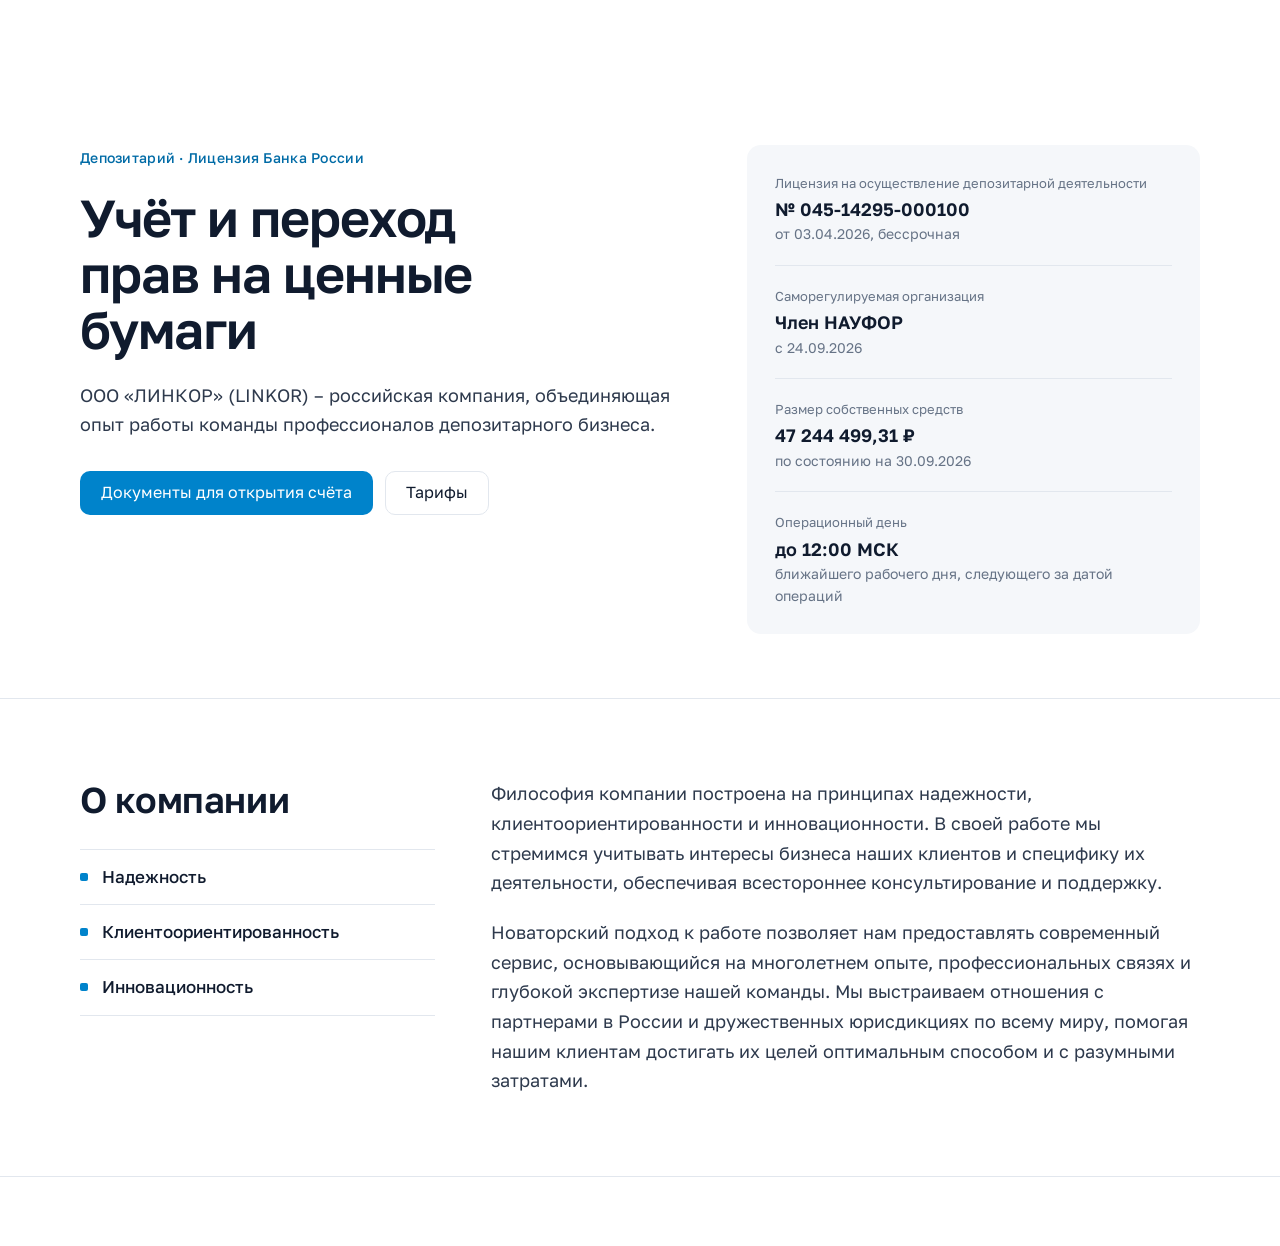
<file: contacts/index.html>
<!doctype html><html lang="ru"><head><meta charset="utf-8"><link rel="canonical" href="https://link-or.ru/#contacts"><meta http-equiv="refresh" content="0; url=../#contacts"><title>Контакты — ЛИНКОР</title></head><body><a href="../#contacts">Контакты ООО «ЛИНКОР»</a></body></html>
</file>
<file: assets/fonts.css>
/* cyrillic-ext */
@font-face {
  font-family: 'Golos Text';
  font-style: normal;
  font-weight: 400;
  font-display: swap;
  src: url(fonts/q5uCsoe9Lv5t7Meb31EcEx58hLxR.woff2) format('woff2');
  unicode-range: U+0460-052F, U+1C80-1C8A, U+20B4, U+2DE0-2DFF, U+A640-A69F, U+FE2E-FE2F;
}
/* cyrillic */
@font-face {
  font-family: 'Golos Text';
  font-style: normal;
  font-weight: 400;
  font-display: swap;
  src: url(fonts/q5uCsoe9Lv5t7Meb31EcExd8hLxR.woff2) format('woff2');
  unicode-range: U+0301, U+0400-045F, U+0490-0491, U+04B0-04B1, U+2116;
}
/* latin-ext */
@font-face {
  font-family: 'Golos Text';
  font-style: normal;
  font-weight: 400;
  font-display: swap;
  src: url(fonts/q5uCsoe9Lv5t7Meb31EcEx18hLxR.woff2) format('woff2');
  unicode-range: U+0100-02BA, U+02BD-02C5, U+02C7-02CC, U+02CE-02D7, U+02DD-02FF, U+0304, U+0308, U+0329, U+1D00-1DBF, U+1E00-1E9F, U+1EF2-1EFF, U+2020, U+20A0-20AB, U+20AD-20C4, U+2113, U+2C60-2C7F, U+A720-A7FF;
}
/* latin */
@font-face {
  font-family: 'Golos Text';
  font-style: normal;
  font-weight: 400;
  font-display: swap;
  src: url(fonts/q5uCsoe9Lv5t7Meb31EcExN8hA.woff2) format('woff2');
  unicode-range: U+0000-00FF, U+0131, U+0152-0153, U+02BB-02BC, U+02C6, U+02DA, U+02DC, U+0304, U+0308, U+0329, U+2000-206F, U+20AC, U+2122, U+2191, U+2193, U+2212, U+2215, U+FEFF, U+FFFD;
}
/* cyrillic-ext */
@font-face {
  font-family: 'Golos Text';
  font-style: normal;
  font-weight: 500;
  font-display: swap;
  src: url(fonts/q5uCsoe9Lv5t7Meb31EcEx58hLxR.woff2) format('woff2');
  unicode-range: U+0460-052F, U+1C80-1C8A, U+20B4, U+2DE0-2DFF, U+A640-A69F, U+FE2E-FE2F;
}
/* cyrillic */
@font-face {
  font-family: 'Golos Text';
  font-style: normal;
  font-weight: 500;
  font-display: swap;
  src: url(fonts/q5uCsoe9Lv5t7Meb31EcExd8hLxR.woff2) format('woff2');
  unicode-range: U+0301, U+0400-045F, U+0490-0491, U+04B0-04B1, U+2116;
}
/* latin-ext */
@font-face {
  font-family: 'Golos Text';
  font-style: normal;
  font-weight: 500;
  font-display: swap;
  src: url(fonts/q5uCsoe9Lv5t7Meb31EcEx18hLxR.woff2) format('woff2');
  unicode-range: U+0100-02BA, U+02BD-02C5, U+02C7-02CC, U+02CE-02D7, U+02DD-02FF, U+0304, U+0308, U+0329, U+1D00-1DBF, U+1E00-1E9F, U+1EF2-1EFF, U+2020, U+20A0-20AB, U+20AD-20C4, U+2113, U+2C60-2C7F, U+A720-A7FF;
}
/* latin */
@font-face {
  font-family: 'Golos Text';
  font-style: normal;
  font-weight: 500;
  font-display: swap;
  src: url(fonts/q5uCsoe9Lv5t7Meb31EcExN8hA.woff2) format('woff2');
  unicode-range: U+0000-00FF, U+0131, U+0152-0153, U+02BB-02BC, U+02C6, U+02DA, U+02DC, U+0304, U+0308, U+0329, U+2000-206F, U+20AC, U+2122, U+2191, U+2193, U+2212, U+2215, U+FEFF, U+FFFD;
}
/* cyrillic-ext */
@font-face {
  font-family: 'Golos Text';
  font-style: normal;
  font-weight: 600;
  font-display: swap;
  src: url(fonts/q5uCsoe9Lv5t7Meb31EcEx58hLxR.woff2) format('woff2');
  unicode-range: U+0460-052F, U+1C80-1C8A, U+20B4, U+2DE0-2DFF, U+A640-A69F, U+FE2E-FE2F;
}
/* cyrillic */
@font-face {
  font-family: 'Golos Text';
  font-style: normal;
  font-weight: 600;
  font-display: swap;
  src: url(fonts/q5uCsoe9Lv5t7Meb31EcExd8hLxR.woff2) format('woff2');
  unicode-range: U+0301, U+0400-045F, U+0490-0491, U+04B0-04B1, U+2116;
}
/* latin-ext */
@font-face {
  font-family: 'Golos Text';
  font-style: normal;
  font-weight: 600;
  font-display: swap;
  src: url(fonts/q5uCsoe9Lv5t7Meb31EcEx18hLxR.woff2) format('woff2');
  unicode-range: U+0100-02BA, U+02BD-02C5, U+02C7-02CC, U+02CE-02D7, U+02DD-02FF, U+0304, U+0308, U+0329, U+1D00-1DBF, U+1E00-1E9F, U+1EF2-1EFF, U+2020, U+20A0-20AB, U+20AD-20C4, U+2113, U+2C60-2C7F, U+A720-A7FF;
}
/* latin */
@font-face {
  font-family: 'Golos Text';
  font-style: normal;
  font-weight: 600;
  font-display: swap;
  src: url(fonts/q5uCsoe9Lv5t7Meb31EcExN8hA.woff2) format('woff2');
  unicode-range: U+0000-00FF, U+0131, U+0152-0153, U+02BB-02BC, U+02C6, U+02DA, U+02DC, U+0304, U+0308, U+0329, U+2000-206F, U+20AC, U+2122, U+2191, U+2193, U+2212, U+2215, U+FEFF, U+FFFD;
}
</file>
